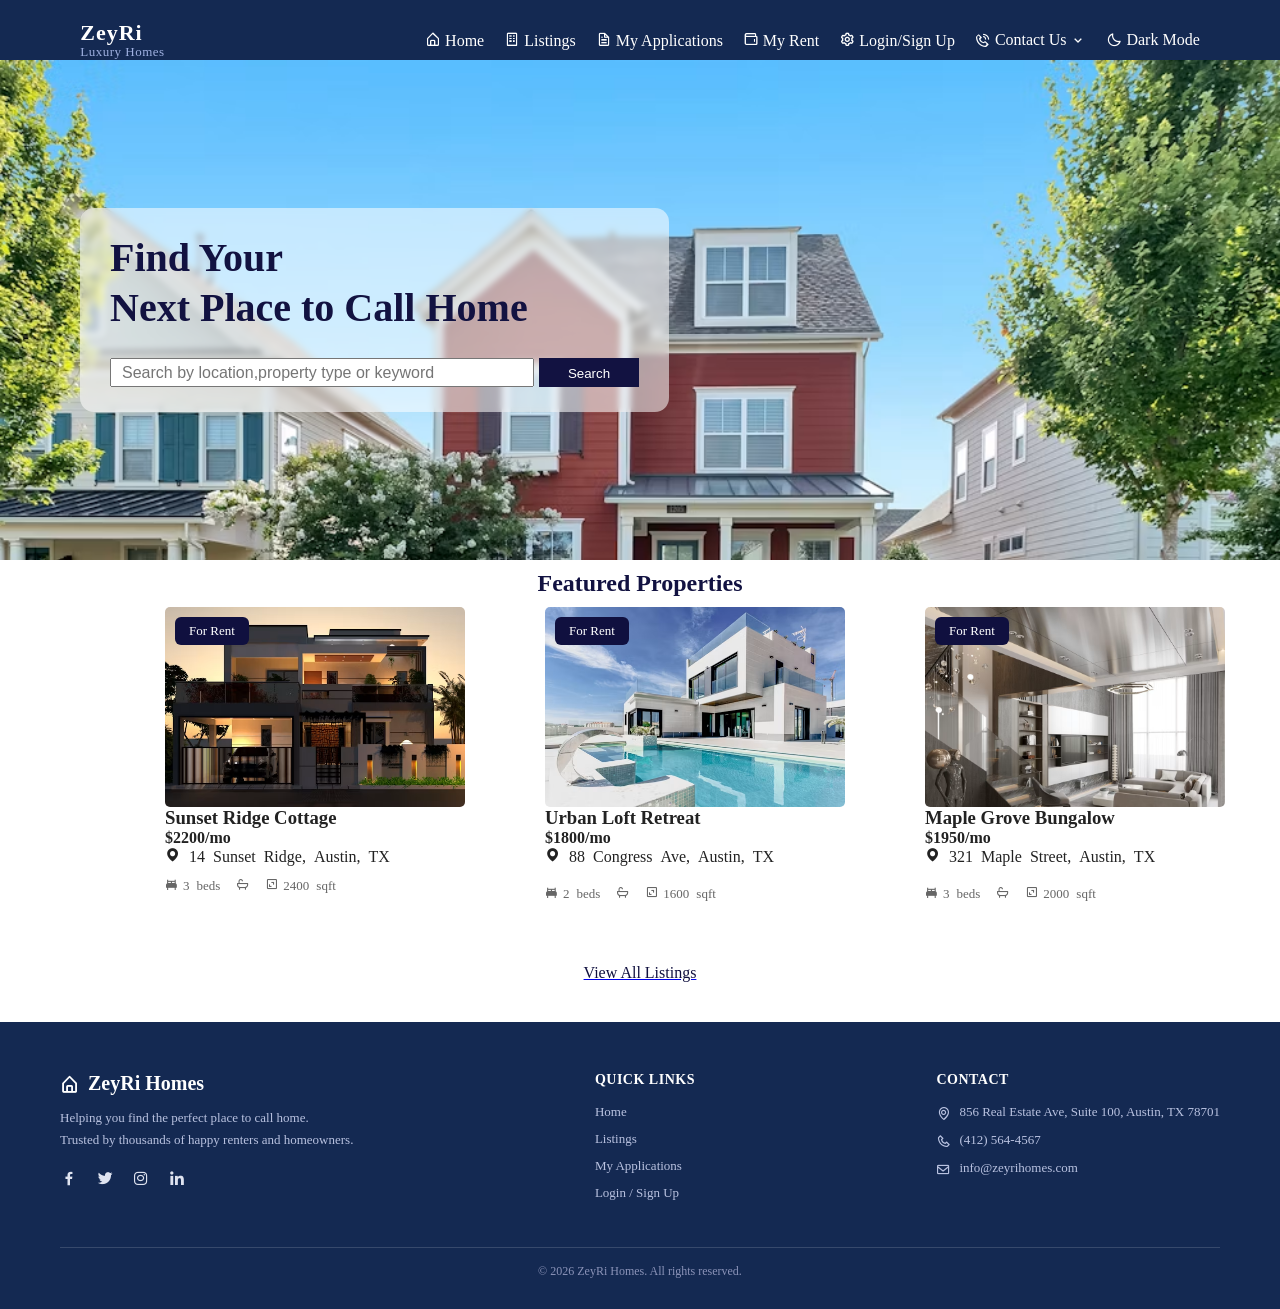
<file: RealEstateSite/index.html>
<!DOCTYPE html>
<html lang="en">
<head>
    <meta charset="UTF-8">
    <meta name="viewport" content="width=device-width, initial-scale=1.0">
    <title>Document</title>
    <link rel="stylesheet" href="RealEstPrjt.css">
    <link href='https://unpkg.com/boxicons@2.1.4/css/boxicons.min.css' rel='stylesheet'> 
    
</head>
<body>

 <nav>
     <div class="nav-top">
       <div class="logo">
          <span class="logo-main">ZeyRi</span> <span class="logo-sub">Luxury Homes</span>
       </div>
       <div class="nav-toggle" id="navToggle"><i class='bx bx-menu'></i></div>
     </div>

     
    <ul id="navMenu">
       <li>
         <a href="index.html">
             <i class="bx bx-home-alt"></i>
             <span class="nav-item">Home</span>
         </a>
       </li> 
       <li>
         <a href="property.html">
             <i class="bx bx-building"></i>
             <span class="nav-item">Listings</span>
         </a>
       </li> 
       <li>
         <a href="myapplications.html">
             <i class="bx bx-file"></i>
             <span class="nav-item">My Applications</span>
         </a>
       </li> 
       <li>
         <a href="myrent.html">
             <i class="bx bx-wallet"></i>
             <span class="nav-item">My Rent</span>
         </a>
       </li> 
       <li>
         <a href="Login.html">
             <i class="bx bx-cog"></i>
             <span class="nav-item">Login/Sign Up</span>
         </a>
       </li> 
       <li class="dropdown">
         <a href="#" class="dropdown-toggle">
             <i class="bx bx-phone-call"></i>
             <span class="nav-item">Contact Us</span>
             <i class="bx bx-chevron-down dropdown-arrow"></i>
         </a>
         <ul class="dropdown-menu">
           <li><a href="https://wa.me/1XXXXXXXXXX" target="_blank"><i class="bx bxl-whatsapp"></i> WhatsApp</a></li>
           <li><a href="https://twitter.com/yourhandle" target="_blank"><i class="bx bxl-twitter"></i> Twitter</a></li>
           <li><a href="https://instagram.com/yourhandle" target="_blank"><i class="bx bxl-instagram"></i> Instagram</a></li>
         </ul>
       </li> 
       <li>
         <a href="#" id="themeToggle">
             <i class='bx bx-moon' id="themeIcon"></i>
             <span class="nav-item">Dark Mode</span>
         </a>
       </li>
    </ul>
</nav>

<div class="hero-section">
  <div class="hero-text">
  <h1>
    Find Your <br>
     Next Place to Call Home
  </h1>
  <div class="search-bar">
<input type="text" id="heroSearchInput" placeholder="Search by location,property type or keyword">
<button id="heroSearchBtn">Search</button>
       </div>
     </div>
</div>

<h2>Featured Properties</h2>

    <div class="feature-div">

      <div data-beds="3" data-title="Sunset Ridge Cottage" data-location="14 sunset ridge, austin, tx">
          <div class="first-img">
            <p class="forsale-A">For Rent</p>
          </div>
      <div>
                <h3>Sunset Ridge Cottage</h3>
                <h4>$2200/mo</h4>
                <i class="bx bxs-map">
                14 Sunset Ridge, Austin, TX
                </i>
      </div>
             <div class="icon-A">
                <i class="bx bxs-bed">3 beds</i>
                <i class="bx bx-bath"></i>
                <i class="bx bx-area">2400 sqft</i>
             </div>
      </div>
      <div data-beds="2" data-title="Urban Loft Retreat" data-location="88 congress ave, austin, tx">
        <div class="img2">
          <p class="forsale-B">For Rent</p></div>
          <h3>Urban Loft Retreat</h3>
            <div>
                <h4>$1800/mo</h4>
                <i class="bx bxs-map">
                88 Congress Ave, Austin, TX
                </i>
          </div>
          <div class="icon-B">
                <i class="bx bxs-bed">2 beds</i>
                <i class="bx bx-bath"></i>
                <i class="bx bx-area">1600 sqft</i>
             </div>
          <div>
          </div>
      </div>
      <div data-beds="3" data-title="Maple Grove Bungalow" data-location="321 maple street, austin, tx">
        <div class="img3">
          <p class="forsale-C">For Rent</p></div>
          <div>
               <h3>Maple Grove Bungalow</h3>
                <h4>$1950/mo</h4>
                <i class="bx bxs-map">
                321 Maple Street, Austin, TX
                </i>
          </div>
          <div class="icon-C">
                <i class="bx bxs-bed">3 beds</i>
                <i class="bx bx-bath"></i>
                <i class="bx bx-area">2000 sqft</i>
            </div>
      </div>
    </div>
    <a href="property.html">
      <p class="Listing-btn">
        View All Listings
      </p>  
    </a>
    
<footer class="site-footer">
  <div class="footer-top">
    <div class="footer-brand">
      <h3 class="footer-logo"><i class='bx bx-home-alt'></i> ZeyRi Homes</h3>
      <p>Helping you find the perfect place to call home. <br>Trusted by thousands of happy renters and homeowners.</p>
      <div class="footer-socials">
        <i class="bx bxl-facebook"></i>
        <i class="bx bxl-twitter"></i>
        <i class="bx bxl-instagram"></i>
        <i class="bx bxl-linkedin"></i>
      </div>
    </div>
    <div class="footer-col">
      <h4>Quick Links</h4>
      <a href="index.html">Home</a>
      <a href="property.html">Listings</a>
      <a href="myapplications.html">My Applications</a>
      <a href="Login.html">Login / Sign Up</a>
    </div>
    <div class="footer-col">
      <h4>Contact</h4>
      <p><i class='bx bx-map'></i> 856 Real Estate Ave, Suite 100, Austin, TX 78701</p>
      <p><i class='bx bx-phone'></i> (412) 564-4567</p>
      <p><i class='bx bx-envelope'></i> info@zeyrihomes.com</p>
    </div>
  </div>
  <hr class="footer-divider">
  <p class="footer-bottom">&copy; 2026 ZeyRi Homes. All rights reserved.</p>
</footer>

</body>
<script src="RealEstPrjt.js"></script>
</html>
</file>
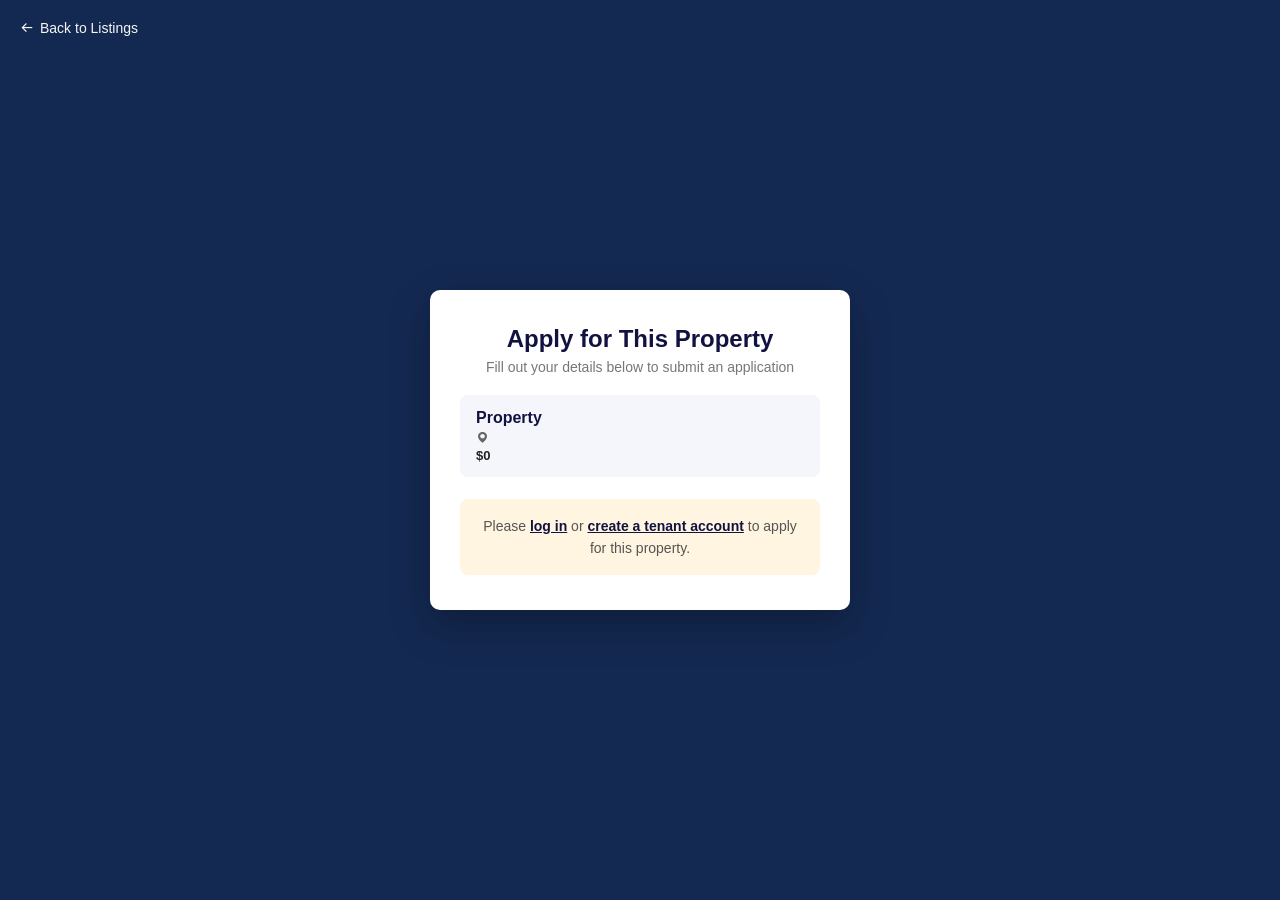
<file: RealEstateSite/application.html>
<!DOCTYPE html>
<html lang="en">
<head>
<meta charset="UTF-8">
<meta name="viewport" content="width=device-width, initial-scale=1.0">
<title>Apply - ZeyRi Homes</title>
<link href='https://unpkg.com/boxicons@2.1.4/css/boxicons.min.css' rel='stylesheet'>
<style>
  *{ margin:0; padding:0; box-sizing:border-box; font-family:'Segoe UI', Arial, sans-serif; }
  body{
    min-height:100vh;
    display:flex;
    align-items:center;
    justify-content:center;
    background: hsl(220, 60%, 20%);
    padding: 30px 0;
  }
  .back-link{
    position:absolute;
    top:20px;
    left:20px;
    color:whitesmoke;
    text-decoration:none;
    font-size:14px;
    display:flex;
    align-items:center;
    gap:6px;
    transition: opacity 0.2s ease;
  }
  .back-link:hover{ opacity:0.7; }

  .auth-box{
    background:#fff;
    width:420px;
    max-width:90%;
    padding:35px 30px;
    border-radius:10px;
    box-shadow:0 15px 40px rgba(0,0,0,0.3);
    opacity:0;
    transform:translateY(20px);
    animation: fadeUp 0.5s ease forwards;
  }
  @keyframes fadeUp{
    from{ opacity:0; transform:translateY(20px); }
    to{ opacity:1; transform:translateY(0); }
  }
  .auth-box h2{
    text-align:center;
    color: rgb(18,18,65);
    margin-bottom:6px;
  }
  .auth-box p.subtitle{
    text-align:center;
    color:#777;
    font-size:14px;
    margin-bottom:20px;
  }

  .property-summary{
    background:#f4f6fb;
    border-radius:8px;
    padding:14px 16px;
    margin-bottom:22px;
  }
  .property-summary h3{ color: rgb(18,18,65); font-size:16px; margin-bottom:4px; }
  .property-summary p{ font-size:13px; color:#666; }
  .property-summary .price{ font-weight:bold; color:#222; margin-top:2px; }

  .input-group{
    position:relative;
    margin-bottom:16px;
  }
  .input-group i{
    position:absolute;
    left:14px;
    top:14px;
    color:#999;
    font-size:18px;
  }
  .input-group input, .input-group textarea{
    width:100%;
    padding:12px 12px 12px 42px;
    border:1px solid #ddd;
    border-radius:8px;
    font-size:14px;
    outline:none;
    font-family: inherit;
    transition: border-color 0.2s ease, box-shadow 0.2s ease;
  }
  .input-group textarea{ resize: vertical; min-height:80px; }
  .input-group input:focus, .input-group textarea:focus{
    border-color: rgb(18,18,65);
    box-shadow: 0 0 0 3px rgba(18,18,65,0.12);
  }

  .success-msg{
    display:none;
    text-align:center;
    color: #1e8449;
    background:#e3f7e9;
    padding:10px;
    border-radius:8px;
    margin-bottom:16px;
    font-size:14px;
  }
  .notice-msg{
    text-align:center;
    color:#555;
    background:#fff5e0;
    padding:16px;
    border-radius:8px;
    font-size:14px;
    line-height:1.6;
  }
  .notice-msg a{ color: rgb(18,18,65); font-weight:bold; }

  button.submit-btn{
    width:100%;
    padding:12px;
    background: rgb(18,18,65);
    color:#fff;
    border:none;
    border-radius:8px;
    font-size:15px;
    cursor:pointer;
    transition: background-color 0.25s ease, transform 0.15s ease;
  }
  button.submit-btn:hover{ background: rgb(30,30,100); transform: scale(1.02); }
  button.submit-btn:active{ transform: scale(0.98); }

  /* ===== Mobile Responsiveness ===== */
  @media (max-width: 480px){
    .auth-box{ padding: 25px 20px; }
    .back-link{ top: 12px; left: 12px; font-size: 12px; }
  }
</style>
</head>
<body>

<a href="property.html" class="back-link"><i class='bx bx-arrow-back'></i> Back to Listings</a>

<div class="auth-box">
  <h2>Apply for This Property</h2>
  <p class="subtitle">Fill out your details below to submit an application</p>

  <div class="property-summary">
    <h3 id="summaryTitle">Property</h3>
    <p id="summaryLocation"><i class='bx bxs-map'></i> Location</p>
    <p class="price" id="summaryPrice">$0</p>
  </div>

  <!-- Shown only if a landlord is logged in -->
  <div class="notice-msg" id="landlordNotice" style="display:none;">
    Landlord accounts can't submit rental applications. Please log in with a tenant account, or <a href="index.html">return to the homepage</a>.
  </div>

  <!-- Shown only if nobody is logged in -->
  <div class="notice-msg" id="loginNotice" style="display:none;">
    Please <a href="Login.html">log in</a> or <a href="Signup.html">create a tenant account</a> to apply for this property.
  </div>

  <!-- Shown if this tenant already applied to this property -->
  <div class="notice-msg" id="existingNotice" style="display:none;"></div>

  <p class="success-msg" id="successMsg">✅ Application submitted! The landlord will review it soon.</p>

  <form id="applicationForm">
    <div class="input-group">
      <i class='bx bx-user'></i>
      <input type="text" id="applicantName" placeholder="Full Name" required>
    </div>
    <div class="input-group">
      <i class='bx bx-envelope'></i>
      <input type="email" id="applicantEmail" placeholder="Email Address" required>
    </div>
    <div class="input-group">
      <i class='bx bx-phone'></i>
      <input type="tel" id="applicantPhone" placeholder="Mobile Number" required>
    </div>
    <div class="input-group">
      <i class='bx bx-calendar'></i>
      <input type="date" id="moveInDate" required>
    </div>
    <div class="input-group">
      <i class='bx bx-message-detail'></i>
      <textarea id="applicantMessage" placeholder="Anything you'd like the landlord to know? (optional)"></textarea>
    </div>

    <button type="submit" class="submit-btn">Submit Application</button>
  </form>
</div>

<script>
// --- Read property details from the URL ---
const params = new URLSearchParams(window.location.search);
const propertyId = params.get('id') || 'unknown';
const propertyTitle = params.get('title') || 'Property';
const propertyPrice = params.get('price') || '0';
const propertyLocation = params.get('location') || '';

document.getElementById('summaryTitle').textContent = propertyTitle;
document.getElementById('summaryLocation').innerHTML = `<i class='bx bxs-map'></i> ${propertyLocation}`;
document.getElementById('summaryPrice').textContent = '$' + Number(propertyPrice).toLocaleString();

// --- Auth check ---
const currentUser = JSON.parse(localStorage.getItem('zeyriCurrentUser'));
const form = document.getElementById('applicationForm');
const rentedProperties = JSON.parse(localStorage.getItem('zeyriRentedProperties')) || [];

if (!currentUser) {
  document.getElementById('loginNotice').style.display = 'block';
  form.style.display = 'none';
} else if (currentUser.role === 'landlord') {
  document.getElementById('landlordNotice').style.display = 'block';
  form.style.display = 'none';
} else if (rentedProperties.includes(propertyId)) {
  const notice = document.getElementById('existingNotice');
  notice.style.display = 'block';
  notice.innerHTML = `This property is <strong>no longer available</strong> — it's already been rented. <a href="property.html">Browse other listings</a> instead.`;
  form.style.display = 'none';
} else {
  // Check if this tenant already applied to this specific property
  const applications = JSON.parse(localStorage.getItem('zeyriApplications')) || [];
  const existing = applications.find(a =>
    a.tenantEmail === currentUser.email && a.propertyId === propertyId
  );

  if (existing) {
    const notice = document.getElementById('existingNotice');
    notice.style.display = 'block';
    form.style.display = 'none';

    if (existing.status === 'Pending') {
      notice.innerHTML = `You've already applied for this property. Your application is <strong>under review</strong>. Check <a href="myapplications.html">My Applications</a> for updates.`;
    } else if (existing.status === 'Approved') {
      notice.innerHTML = `Good news — your application for this property was <strong style="color:#1e8449;">approved</strong>! See <a href="myapplications.html">My Applications</a> for details.`;
    } else if (existing.status === 'Rejected') {
      notice.innerHTML = `Your previous application for this property was <strong style="color:#c0392b;">not approved</strong>. See <a href="myapplications.html">My Applications</a> for details.`;
    }
  } else {
    // Pre-fill known tenant info
    document.getElementById('applicantName').value = currentUser.fullName || '';
    document.getElementById('applicantEmail').value = currentUser.email || '';
    document.getElementById('applicantEmail').readOnly = true;
    document.getElementById('applicantEmail').style.backgroundColor = '#f4f4f4';
    document.getElementById('applicantEmail').style.cursor = 'not-allowed';
  }
}

// --- Submit handler ---
form.addEventListener('submit', function(e){
  e.preventDefault();

  const application = {
    id: Date.now(),
    tenantName: document.getElementById('applicantName').value.trim(),
    tenantEmail: currentUser.email.toLowerCase(),
    tenantPhone: document.getElementById('applicantPhone').value.trim(),
    moveInDate: document.getElementById('moveInDate').value,
    message: document.getElementById('applicantMessage').value.trim(),
    propertyId,
    propertyTitle,
    propertyPrice,
    propertyLocation,
    status: 'Pending'
  };

  let applications = JSON.parse(localStorage.getItem('zeyriApplications')) || [];
  applications.push(application);
  localStorage.setItem('zeyriApplications', JSON.stringify(applications));

  form.style.display = 'none';
  document.getElementById('successMsg').style.display = 'block';
});
</script>

</body>
</html>
</file>
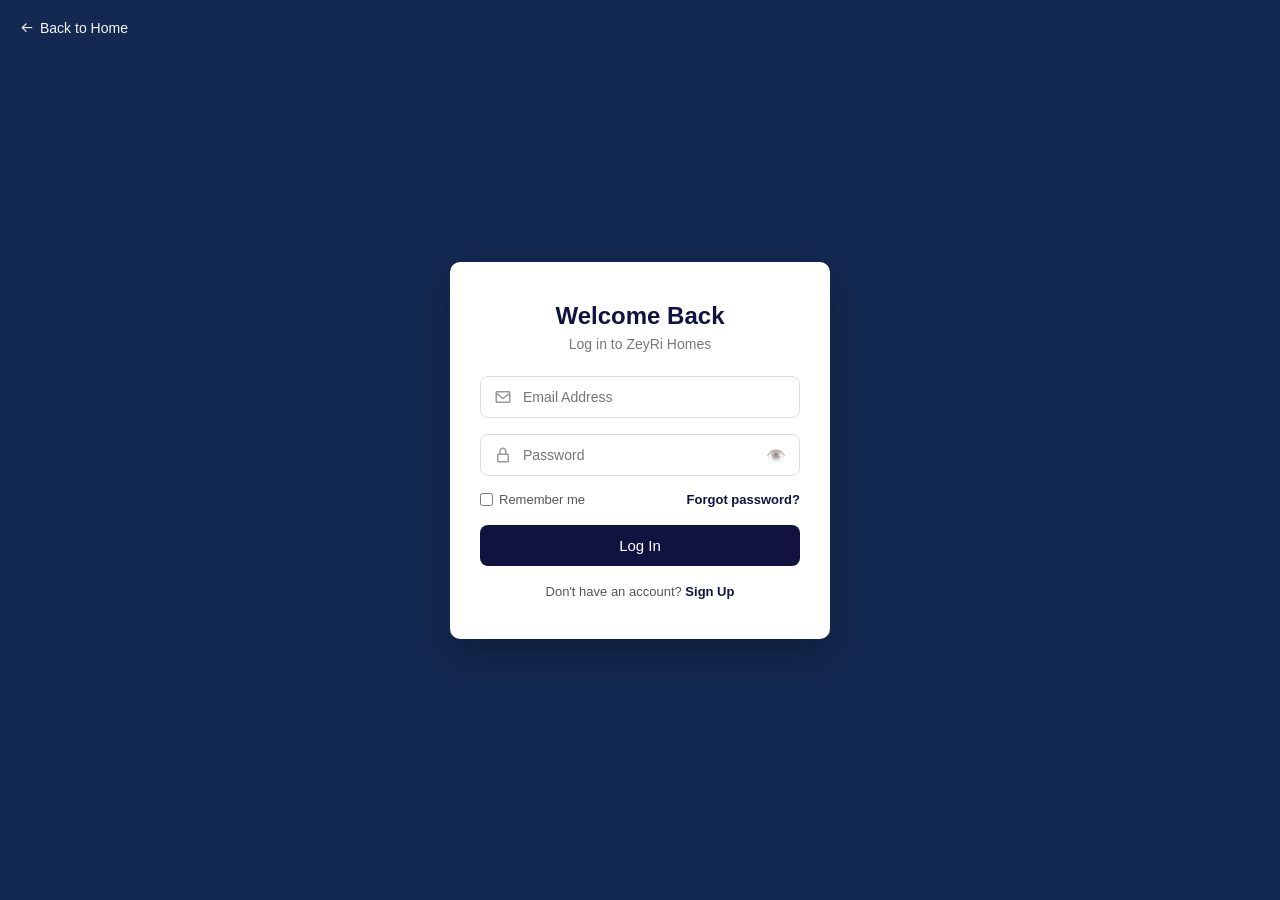
<file: RealEstateSite/Dashboard.html>
<!DOCTYPE html>
<html lang="en">
<head>
<meta charset="UTF-8">
<meta name="viewport" content="width=device-width, initial-scale=1.0">
<title>Landlord Dashboard - ZeyRi Homes</title>
<link href='https://unpkg.com/boxicons@2.1.4/css/boxicons.min.css' rel='stylesheet'>
<style>
  *{ margin:0; padding:0; box-sizing:border-box; font-family:'Segoe UI', Arial, sans-serif; }
  body{ background:#f4f6fb; min-height:100vh; display:flex; }

  /* Sidebar */
  .sidebar{
    width:230px;
    background: hsl(220, 60%, 20%);
    color:whitesmoke;
    min-height:100vh;
    display:flex;
    flex-direction:column;
    padding:20px 0;
    position:fixed;
  }
  .sidebar .logo{
    padding:0 20px 25px 20px;
    font-size:18px;
    border-bottom:1px solid rgba(255,255,255,0.1);
    margin-bottom:15px;
  }
  .sidebar nav a{
    display:flex;
    align-items:center;
    gap:10px;
    padding:12px 20px;
    color:whitesmoke;
    text-decoration:none;
    font-size:14px;
    transition: background-color 0.2s ease, padding-left 0.2s ease;
    cursor:pointer;
  }
  .sidebar nav a:hover, .sidebar nav a.active{
    background: rgb(18,18,65);
    padding-left:26px;
  }
  .sidebar .logout-link{
    margin-top:auto;
    border-top:1px solid rgba(255,255,255,0.1);
  }

  /* Main content */
  .main{
    margin-left:230px;
    padding:30px 40px;
    width:100%;
  }
  .topbar{
    display:flex;
    justify-content:space-between;
    align-items:center;
    margin-bottom:30px;
  }
  .topbar h1{ color: rgb(18,18,65); font-size:22px; }
  .topbar .welcome{ color:#666; font-size:14px; }

  /* Summary cards */
  .summary-grid{
    display:grid;
    grid-template-columns:repeat(4, 1fr);
    gap:20px;
    margin-bottom:35px;
  }
  .summary-card{
    background:#fff;
    border-radius:10px;
    padding:20px;
    box-shadow:0 4px 14px rgba(0,0,0,0.06);
    opacity:0;
    transform:translateY(15px);
    animation: fadeUp 0.5s ease forwards;
  }
  .summary-card i{ font-size:26px; color: rgb(18,18,65); margin-bottom:10px; display:block; }
  .summary-card .num{ font-size:26px; font-weight:bold; color: rgb(18,18,65); }
  .summary-card .label{ font-size:13px; color:#777; margin-top:4px; }

  /* Section toggle */
  .section{ display:none; }
  .section.active{ display:block; }

  .section-header{
    display:flex;
    justify-content:space-between;
    align-items:center;
    margin-bottom:20px;
  }
  .section-header h2{ color: rgb(18,18,65); font-size:19px; }

  .btn-primary{
    background: rgb(18,18,65);
    color:#fff;
    border:none;
    padding:10px 18px;
    border-radius:8px;
    font-size:14px;
    cursor:pointer;
    transition: background-color 0.2s ease, transform 0.15s ease;
  }
  .btn-primary:hover{ background: rgb(30,30,100); transform:scale(1.03); }

  /* Property cards */
  .property-grid{
    display:grid;
    grid-template-columns:repeat(auto-fill, minmax(240px, 1fr));
    gap:20px;
  }
  .property-card{
    background:#fff;
    border-radius:10px;
    overflow:hidden;
    box-shadow:0 4px 14px rgba(0,0,0,0.06);
    transition: transform 0.25s ease, box-shadow 0.25s ease;
    opacity:0;
    transform:translateY(15px);
    animation: fadeUp 0.5s ease forwards;
  }
  .property-card:hover{ transform:translateY(-6px); box-shadow:0 12px 24px rgba(18,18,65,0.15); }
  .property-card .thumb{
    height:130px;
    background: linear-gradient(135deg, rgb(18,18,65), rgb(50,50,120));
    display:flex; align-items:center; justify-content:center;
    color:#fff; font-size:30px;
    position: relative;
  }
  .property-card .body{ padding:15px; }
  .property-card h3{ font-size:15px; color: rgb(18,18,65); margin-bottom:4px; }
  .property-card .price{ font-weight:bold; color:#222; margin-bottom:6px; }
  .property-card .meta{ font-size:12px; color:#777; margin-bottom:10px; }
  .property-card .status-badge{
    display:inline-block;
    font-size:11px;
    padding:3px 10px;
    border-radius:12px;
    margin-bottom:10px;
    background:#e6ebfa;
    color: rgb(18,18,65);
  }
  .property-card .card-actions{ display:flex; gap:8px; }
  .property-card .card-actions button{
    flex:1;
    padding:6px;
    font-size:12px;
    border:none;
    border-radius:6px;
    cursor:pointer;
  }
  .card-actions .delete-btn{ background:#fdeaea; color:#c0392b; }
  .card-actions .delete-btn:hover{ background:#f8d3d3; }

  .empty-state{
    text-align:center;
    color:#888;
    padding:40px 20px;
    background:#fff;
    border-radius:10px;
  }

  /* Modal for add property */
  .overlay{
    display:none;
    position:fixed; top:0; left:0; width:100%; height:100%;
    background:rgba(0,0,0,0.5);
    align-items:center; justify-content:center;
    z-index:999;
  }
  .overlay.active{ display:flex; }
  .modal{
    background:#fff;
    width:400px;
    max-width:90%;
    padding:30px;
    border-radius:12px;
    animation: popIn 0.25s ease;
    max-height: 88vh;
    overflow-y: auto;
  }
  @keyframes popIn{ from{opacity:0; transform:scale(0.9);} to{opacity:1; transform:scale(1);} }
  .modal h2{ color: rgb(18,18,65); margin-bottom:18px; }
  .modal .field{ margin-bottom:14px; }
  .modal label{ font-size:13px; color:#555; display:block; margin-bottom:5px; }
  .modal input, .modal select{
    width:100%; padding:10px; border:1px solid #ddd; border-radius:6px; font-size:14px;
  }
  .modal .field-row{ display:flex; gap:10px; }
  .modal .modal-actions{ display:flex; gap:10px; margin-top:20px; }
  .modal .modal-actions button{ flex:1; padding:10px; border:none; border-radius:8px; cursor:pointer; font-size:14px; }
  .modal .cancel-btn{ background:#eee; color:#333; }
  .modal .save-btn{ background: rgb(18,18,65); color:#fff; }

  /* Tenant table */
  table{ width:100%; border-collapse:collapse; background:#fff; border-radius:10px; overflow:hidden; }
  th, td{ padding:14px; text-align:left; font-size:14px; }
  th{ background: rgb(18,18,65); color:#fff; font-weight:normal; }
  tr:nth-child(even){ background:#f9fafc; }
  .rent-status{ padding:4px 10px; border-radius:12px; font-size:12px; }
  .rent-status.paid{ background:#e3f7e9; color:#1e8449; }
  .rent-status.pending{ background:#fff5e0; color:#b8860b; }
  .rent-status.overdue{ background:#fdeaea; color:#c0392b; }

  @keyframes fadeUp{ from{opacity:0; transform:translateY(15px);} to{opacity:1; transform:translateY(0);} }

  /* Toast notification */
  .toast{
    position: fixed;
    bottom: 30px;
    left: 50%;
    transform: translateX(-50%) translateY(20px);
    background: rgb(18,18,65);
    color: #fff;
    padding: 14px 24px;
    border-radius: 10px;
    font-size: 14px;
    box-shadow: 0 10px 30px rgba(0,0,0,0.25);
    opacity: 0;
    pointer-events: none;
    transition: opacity 0.3s ease, transform 0.3s ease;
    z-index: 2000;
    max-width: 90%;
    text-align: center;
  }
  .toast.show{
    opacity: 1;
    transform: translateX(-50%) translateY(0);
  }

  /* Application cards */
  .application-card{
    background:#fff;
    border-radius:10px;
    padding:18px 20px;
    margin-bottom:14px;
    box-shadow:0 4px 14px rgba(0,0,0,0.06);
    display:flex;
    justify-content:space-between;
    align-items:center;
    gap:20px;
    opacity:0;
    transform:translateY(15px);
    animation: fadeUp 0.5s ease forwards;
  }
  .application-card .info h3{ font-size:15px; color: rgb(18,18,65); margin-bottom:4px; }
  .application-card .info p{ font-size:13px; color:#666; margin-bottom:2px; }
  .application-card .actions{ display:flex; gap:8px; flex-shrink:0; }
  .application-card .actions button{
    padding:8px 16px;
    border:none;
    border-radius:6px;
    font-size:13px;
    cursor:pointer;
    transition: transform 0.15s ease;
  }
  .application-card .actions button:hover{ transform: scale(1.05); }
  .approve-btn{ background:#e3f7e9; color:#1e8449; }
  .reject-btn{ background:#fdeaea; color:#c0392b; }
  .status-tag{
    font-size:12px;
    padding:4px 12px;
    border-radius:12px;
    font-weight:bold;
  }
  .status-tag.approved{ background:#e3f7e9; color:#1e8449; }
  .status-tag.rejected{ background:#fdeaea; color:#c0392b; }

  /* ===== Mobile Responsiveness ===== */
  .dash-toggle{
    display: none;
    cursor: pointer;
    font-size: 26px;
    color: rgb(18,18,65);
    margin-right: 15px;
  }
  .topbar-left{
    display: flex;
    align-items: center;
  }
  .sidebar-backdrop{
    display: none;
    position: fixed;
    top: 0; left: 0;
    width: 100%; height: 100%;
    background: rgba(0,0,0,0.45);
    z-index: 1400;
  }
  .sidebar-backdrop.show{ display: block; }

  @media (max-width: 900px){
    .sidebar{
      width: 230px;
      transform: translateX(-100%);
      transition: transform 0.3s ease;
      z-index: 1500;
    }
    .sidebar.show{
      transform: translateX(0);
    }
    .sidebar .logo{ display: block; }
    .sidebar nav a span{ display: inline; }
    .sidebar nav a{ justify-content: flex-start; padding: 12px 20px; }
    .main{ margin-left: 0; padding: 20px; }
    .dash-toggle{ display: block; }
    .summary-grid{ grid-template-columns: repeat(2, 1fr); }
    .property-grid{ grid-template-columns: repeat(auto-fill, minmax(160px, 1fr)); }
  }

  @media (max-width: 480px){
    .summary-grid{ grid-template-columns: 1fr; }
    .property-grid{ grid-template-columns: 1fr; }
    .main{ padding: 15px; }
    .topbar{ flex-direction: row; align-items: center; gap: 8px; }
    table{ display: block; overflow-x: auto; white-space: nowrap; }
    .application-card{ flex-direction: column; align-items: flex-start; gap: 12px; }
    .application-card .actions{ width: 100%; }
    .application-card .actions button{ flex: 1; }
    .modal{ width: 100%; padding: 20px; }
    .modal .field-row{ flex-direction: column; gap: 0; }
  }
</style>
</head>
<body>

<div class="sidebar-backdrop" id="sidebarBackdrop"></div>

<div class="sidebar" id="sidebar">
  <div class="logo">ZeyRi Homes<br><span style="font-size:12px; opacity:0.7;">Landlord Panel</span></div>
  <nav>
    <a data-target="overview" class="active"><i class='bx bx-grid-alt'></i> <span>Overview</span></a>
    <a data-target="properties"><i class='bx bx-building'></i> <span>My Properties</span></a>
    <a data-target="applications"><i class='bx bx-file'></i> <span>Applications</span></a>
    <a data-target="tenants"><i class='bx bx-group'></i> <span>Tenants</span></a>
    <a href="index.html"><i class='bx bx-home-alt'></i> <span>Back to Site</span></a>
    <div class="logout-link">
      <a id="logoutBtn"><i class='bx bx-log-out'></i> <span>Log Out</span></a>
    </div>
  </nav>
</div>

<div class="main">
  <div class="topbar">
    <div class="topbar-left">
      <div class="dash-toggle" id="dashToggle"><i class='bx bx-menu'></i></div>
      <div>
        <h1>Dashboard</h1>
        <p class="welcome" id="welcomeMsg">Welcome back!</p>
      </div>
    </div>
  </div>

  <div class="summary-grid">
    <div class="summary-card"><i class='bx bx-building-house'></i><div class="num" id="statProperties">0</div><div class="label">Properties Listed</div></div>
    <div class="summary-card"><i class='bx bx-group'></i><div class="num" id="statTenants">0</div><div class="label">Active Tenants</div></div>
    <div class="summary-card"><i class='bx bx-dollar-circle'></i><div class="num">$0</div><div class="label">Rent Collected (placeholder)</div></div>
    <div class="summary-card"><i class='bx bx-file'></i><div class="num" id="statApplications">0</div><div class="label">Pending Applications</div></div>
  </div>

  <!-- Overview -->
  <div class="section active" id="overview">
    <div class="section-header"><h2>Recent Properties</h2></div>
    <div class="property-grid" id="overviewPropertyGrid"></div>
  </div>

  <!-- Properties -->
  <div class="section" id="properties">
    <div class="section-header">
      <h2>My Properties</h2>
      <button class="btn-primary" id="addPropertyBtn"><i class='bx bx-plus'></i> Add Property</button>
    </div>
    <div class="property-grid" id="propertyGrid"></div>
  </div>

  <!-- Applications -->
  <div class="section" id="applications">
    <div class="section-header"><h2>Tenant Applications</h2></div>
    <div id="applicationListWrap"></div>
  </div>

  <!-- Tenants -->
  <div class="section" id="tenants">
    <div class="section-header"><h2>Tenants</h2></div>
    <div id="tenantTableWrap"></div>
  </div>
</div>

<!-- Add Property Modal -->
<div class="overlay" id="propertyOverlay">
  <div class="modal">
    <h2>Add Property</h2>
    <form id="propertyForm">
      <div class="field">
        <label>Title</label>
        <input type="text" id="pTitle" required placeholder="e.g. Modern Family House">
      </div>
      <div class="field-row">
        <div class="field" style="flex:1;">
          <label>Price ($)</label>
          <input type="number" id="pPrice" required placeholder="750000">
        </div>
        <div class="field" style="flex:1;">
          <label>Status</label>
          <select id="pStatus">
            <option>For Sale</option>
            <option>For Rent</option>
          </select>
        </div>
      </div>
      <div class="field">
        <label>Location</label>
        <input type="text" id="pLocation" required placeholder="Austin, TX">
      </div>
      <div class="field-row">
        <div class="field" style="flex:1;">
          <label>Beds</label>
          <input type="number" id="pBeds" required placeholder="4">
        </div>
        <div class="field" style="flex:1;">
          <label>Baths</label>
          <input type="number" id="pBaths" required placeholder="2">
        </div>
        <div class="field" style="flex:1;">
          <label>Sqft</label>
          <input type="number" id="pSqft" required placeholder="2400">
        </div>
      </div>
      <div class="field">
        <label>Property Photos (1–20 photos — include interior and exterior shots)</label>
        <input type="file" id="pImage" accept="image/*" multiple>
        <div id="pImageCount" style="font-size:12px; margin-top:6px;"></div>
        <div id="pImagePreviewGrid" style="display:flex; flex-wrap:wrap; gap:6px; margin-top:10px;"></div>
      </div>
      <div class="modal-actions">
        <button type="button" class="cancel-btn" id="cancelPropertyBtn">Cancel</button>
        <button type="submit" class="save-btn">List Property</button>
      </div>
    </form>
  </div>
</div>

<!-- Toast notification -->
<div class="toast" id="toast"></div>

<script>
// --- Toast helper ---
function showToast(message){
  const toast = document.getElementById('toast');
  toast.textContent = message;
  toast.classList.add('show');
  setTimeout(() => {
    toast.classList.remove('show');
  }, 3200);
}

// --- Auth guard ---
const currentUser = JSON.parse(localStorage.getItem('zeyriCurrentUser'));
if (!currentUser) {
  window.location.href = 'Login.html';
}
document.getElementById('welcomeMsg').textContent = currentUser ? `Welcome back, ${currentUser.fullName}!` : '';

document.getElementById('logoutBtn').addEventListener('click', function(){
  localStorage.removeItem('zeyriCurrentUser');
  window.location.href = 'index.html';
});

// --- Section navigation ---
document.querySelectorAll('.sidebar nav a[data-target]').forEach(link => {
  link.addEventListener('click', function(){
    document.querySelectorAll('.sidebar nav a[data-target]').forEach(l => l.classList.remove('active'));
    this.classList.add('active');
    document.querySelectorAll('.section').forEach(s => s.classList.remove('active'));
    document.getElementById(this.dataset.target).classList.add('active');
    closeSidebar();
  });
});

// --- Mobile hamburger sidebar toggle ---
const sidebar = document.getElementById('sidebar');
const sidebarBackdrop = document.getElementById('sidebarBackdrop');
const dashToggle = document.getElementById('dashToggle');

function openSidebar(){
  sidebar.classList.add('show');
  sidebarBackdrop.classList.add('show');
}
function closeSidebar(){
  sidebar.classList.remove('show');
  sidebarBackdrop.classList.remove('show');
}
dashToggle.addEventListener('click', openSidebar);
sidebarBackdrop.addEventListener('click', closeSidebar);

// --- Property data ---
function getProperties(){
  return JSON.parse(localStorage.getItem('zeyriProperties')) || [];
}
function saveProperties(props){
  localStorage.setItem('zeyriProperties', JSON.stringify(props));
}

function renderProperties(){
  const props = getProperties();
  const grid = document.getElementById('propertyGrid');
  const overviewGrid = document.getElementById('overviewPropertyGrid');
  document.getElementById('statProperties').textContent = props.length;

  if (props.length === 0) {
    grid.innerHTML = '<div class="empty-state">No properties yet. Click "Add Property" to list your first one.</div>';
    overviewGrid.innerHTML = '<div class="empty-state">No properties yet.</div>';
    return;
  }

  const cardHTML = (p, i) => {
    const coverImage = (p.images && p.images.length > 0) ? p.images[0] : p.imageData;
    const photoCount = p.images ? p.images.length : (p.imageData ? 1 : 0);
    return `
    <div class="property-card" style="animation-delay:${i * 0.05}s">
      <div class="thumb" ${coverImage ? `style="background-image:url('${coverImage}'); background-size:cover; background-position:center;"` : ''}>
        ${!coverImage ? `<i class='bx bx-building-house'></i>` : ''}
        ${photoCount > 1 ? `<span style="position:absolute; top:8px; right:8px; background:rgba(0,0,0,0.55); color:#fff; font-size:11px; padding:3px 8px; border-radius:10px;">${photoCount} photos</span>` : ''}
      </div>
      <div class="body">
        <span class="status-badge">${p.status}</span>
        <h3>${p.title}</h3>
        <div class="price">$${Number(p.price).toLocaleString()}</div>
        <div class="meta"><i class='bx bxs-map'></i> ${p.location} &middot; ${p.beds} bd &middot; ${p.baths} ba &middot; ${p.sqft} sqft</div>
        <div class="card-actions">
          <button class="delete-btn" onclick="deleteProperty(${p.id})">Delete</button>
        </div>
      </div>
    </div>`;
  };

  grid.innerHTML = props.map(cardHTML).join('');
  overviewGrid.innerHTML = props.slice(-3).reverse().map(cardHTML).join('');
}

function deleteProperty(id){
  const props = getProperties().filter(p => p.id !== id);
  saveProperties(props);
  renderProperties();
}

document.getElementById('addPropertyBtn').addEventListener('click', () => {
  document.getElementById('propertyOverlay').classList.add('active');
});
document.getElementById('cancelPropertyBtn').addEventListener('click', () => {
  document.getElementById('propertyOverlay').classList.remove('active');
  document.getElementById('propertyForm').reset();
  selectedPropertyImages = [];
  document.getElementById('pImagePreviewGrid').innerHTML = '';
  document.getElementById('pImageCount').textContent = '';
});
document.getElementById('propertyOverlay').addEventListener('click', function(e){
  if (e.target === this) this.classList.remove('active');
});

// Compress an uploaded image before storing it, so it doesn't blow past localStorage's limit.
// Resizes to a max width and re-encodes as JPEG at reduced quality. Returns a Promise.
function compressImageAsync(file, maxWidth, quality){
  return new Promise((resolve) => {
    const reader = new FileReader();
    reader.onload = function(e){
      const img = new Image();
      img.onload = function(){
        let width = img.width;
        let height = img.height;
        if (width > maxWidth) {
          height = Math.round(height * (maxWidth / width));
          width = maxWidth;
        }
        const canvas = document.createElement('canvas');
        canvas.width = width;
        canvas.height = height;
        canvas.getContext('2d').drawImage(img, 0, 0, width, height);
        resolve(canvas.toDataURL('image/jpeg', quality));
      };
      img.src = e.target.result;
    };
    reader.readAsDataURL(file);
  });
}

const MIN_PROPERTY_IMAGES = 1;
const MAX_PROPERTY_IMAGES = 20;
let selectedPropertyImages = []; // accumulates across multiple "Choose Files" picks

function renderImageCountLabel(){
  const countLabel = document.getElementById('pImageCount');
  const count = selectedPropertyImages.length;
  if (count === 0) {
    countLabel.textContent = '';
  } else if (count > MAX_PROPERTY_IMAGES) {
    countLabel.textContent = `${count} selected — max is ${MAX_PROPERTY_IMAGES}. Remove some below.`;
    countLabel.style.color = '#c0392b';
  } else {
    countLabel.textContent = `${count} photo${count === 1 ? '' : 's'} selected ✓`;
    countLabel.style.color = '#1e8449';
  }
}

function renderImagePreviewGrid(){
  const grid = document.getElementById('pImagePreviewGrid');
  grid.innerHTML = selectedPropertyImages.map((src, i) => `
    <div style="position:relative;">
      <img src="${src}" style="width:60px; height:60px; object-fit:cover; border-radius:6px; display:block;">
      <span onclick="removePropertyImage(${i})" style="position:absolute; top:-6px; right:-6px; background:#c0392b; color:#fff; width:18px; height:18px; border-radius:50%; font-size:12px; line-height:18px; text-align:center; cursor:pointer;">&times;</span>
    </div>
  `).join('');
}

function removePropertyImage(index){
  selectedPropertyImages.splice(index, 1);
  renderImageCountLabel();
  renderImagePreviewGrid();
}

// Each time photos are chosen, ADD them to the running list instead of replacing it
document.getElementById('pImage').addEventListener('change', async function(){
  const newFiles = Array.from(this.files);
  if (newFiles.length === 0) return;

  const room = MAX_PROPERTY_IMAGES - selectedPropertyImages.length;
  const filesToAdd = newFiles.slice(0, Math.max(room, 0));

  const newCompressed = await Promise.all(filesToAdd.map(f => compressImageAsync(f, 500, 0.6)));
  selectedPropertyImages.push(...newCompressed);

  if (newFiles.length > filesToAdd.length) {
    showToast(`⚠️ Only added ${filesToAdd.length} — you're capped at ${MAX_PROPERTY_IMAGES} total photos.`);
  }

  this.value = ''; // reset so choosing the same file(s) again still triggers change
  renderImageCountLabel();
  renderImagePreviewGrid();
});

document.getElementById('propertyForm').addEventListener('submit', async function(e){
  e.preventDefault();

  if (selectedPropertyImages.length < MIN_PROPERTY_IMAGES) {
    showToast(`⚠️ Please upload at least ${MIN_PROPERTY_IMAGES} photo before listing.`);
    return;
  }

  // Re-compress at higher quality for actual storage (previews above are smaller/lower quality for speed)
  const props = getProperties();
  props.push({
    id: Date.now(),
    title: document.getElementById('pTitle').value.trim(),
    price: document.getElementById('pPrice').value,
    status: document.getElementById('pStatus').value,
    location: document.getElementById('pLocation').value.trim(),
    beds: document.getElementById('pBeds').value,
    baths: document.getElementById('pBaths').value,
    sqft: document.getElementById('pSqft').value,
    images: selectedPropertyImages,
    imageData: selectedPropertyImages[0] || null
  });

  try {
    saveProperties(props);
  } catch (err) {
    showToast('⚠️ Storage limit reached. Try fewer/smaller photos, or delete an old property first.');
    return; // keep the modal open so they can retry instead of losing their input
  }

  renderProperties();
  document.getElementById('propertyForm').reset();
  selectedPropertyImages = [];
  document.getElementById('pImagePreviewGrid').innerHTML = '';
  document.getElementById('pImageCount').textContent = '';
  document.getElementById('propertyOverlay').classList.remove('active');

  // Switch to My Properties tab so the landlord sees it appear right away
  document.querySelectorAll('.sidebar nav a[data-target]').forEach(l => l.classList.remove('active'));
  document.querySelector('.sidebar nav a[data-target="properties"]').classList.add('active');
  document.querySelectorAll('.section').forEach(s => s.classList.remove('active'));
  document.getElementById('properties').classList.add('active');

  showToast('🎉 Property listed successfully! It\'s now live on your public listings page.');
});

// --- Tenant data (populated when applications get approved) ---
function getTenants(){
  return JSON.parse(localStorage.getItem('zeyriTenants')) || [];
}
function saveTenants(tenants){
  localStorage.setItem('zeyriTenants', JSON.stringify(tenants));
}

// --- Application data ---
function getApplications(){
  return JSON.parse(localStorage.getItem('zeyriApplications')) || [];
}
function saveApplications(apps){
  localStorage.setItem('zeyriApplications', JSON.stringify(apps));
}

function renderApplications(){
  const apps = getApplications();
  const wrap = document.getElementById('applicationListWrap');
  const pendingCount = apps.filter(a => a.status === 'Pending').length;
  document.getElementById('statApplications').textContent = pendingCount;

  if (apps.length === 0) {
    wrap.innerHTML = '<div class="empty-state">No applications yet. They\'ll show up here once a tenant applies to one of your properties.</div>';
    return;
  }

  wrap.innerHTML = apps.map((a, i) => `
    <div class="application-card" style="animation-delay:${i * 0.05}s">
      <div class="info">
        <h3>${a.tenantName} <span style="font-weight:normal; color:#999; font-size:12px;">applied for</span> ${a.propertyTitle}</h3>
        <p><i class='bx bx-envelope'></i> ${a.tenantEmail} &middot; <i class='bx bx-phone'></i> ${a.tenantPhone}</p>
        <p><i class='bx bx-calendar'></i> Move-in: ${a.moveInDate || 'Not specified'}</p>
        ${a.message ? `<p><i class='bx bx-message-detail'></i> "${a.message}"</p>` : ''}
      </div>
      ${a.status === 'Pending' ? `
        <div class="actions">
          <button class="approve-btn" onclick="approveApplication(${a.id})">Approve</button>
          <button class="reject-btn" onclick="rejectApplication(${a.id})">Reject</button>
        </div>
      ` : `<span class="status-tag ${a.status.toLowerCase()}">${a.status}</span>`}
    </div>`).join('');
}

function approveApplication(id){
  const apps = getApplications();
  const app = apps.find(a => a.id === id);
  if (!app) return;
  app.status = 'Approved';
  saveApplications(apps);

  // Add them as an active tenant, linked by email so they can view their own rent status
  const nextDue = new Date();
  nextDue.setDate(nextDue.getDate() + 30);

  const tenants = getTenants();
  tenants.push({
    id: Date.now(),
    name: app.tenantName,
    email: app.tenantEmail,
    propertyId: app.propertyId,
    propertyTitle: app.propertyTitle,
    rentAmount: app.propertyPrice || 0,
    status: 'Pending',
    dueDate: nextDue.toISOString().split('T')[0],
    history: []
  });
  saveTenants(tenants);

  renderApplications();
  renderTenants();
}

function rejectApplication(id){
  const apps = getApplications();
  const app = apps.find(a => a.id === id);
  if (!app) return;
  app.status = 'Rejected';
  saveApplications(apps);
  renderApplications();
}

function daysUntil(dueDateStr){
  if (!dueDateStr) return null;
  const due = new Date(dueDateStr);
  const today = new Date();
  due.setHours(0,0,0,0);
  today.setHours(0,0,0,0);
  return Math.round((due - today) / (1000 * 60 * 60 * 24));
}

function dueLabel(tenant){
  if (!tenant.dueDate) return '<span style="color:#999;">No due date set</span>';
  const days = daysUntil(tenant.dueDate);
  if (tenant.status === 'Paid') return `<span style="color:#1e8449;">Paid &middot; next due ${tenant.dueDate}</span>`;
  if (days < 0) return `<span style="color:#c0392b; font-weight:bold;">Overdue by ${Math.abs(days)} day${Math.abs(days) === 1 ? '' : 's'}</span>`;
  if (days === 0) return `<span style="color:#b8860b; font-weight:bold;">Due today</span>`;
  return `<span style="color:#b8860b;">Due in ${days} day${days === 1 ? '' : 's'}</span>`;
}

function recentPaymentNote(t){
  if (t.status !== 'Paid' || !t.history || t.history.length === 0) return { note: '', recent: false };
  const lastEntry = t.history.find(h => h.status === 'Paid');
  if (!lastEntry) return { note: '', recent: false };

  const paidDate = new Date(lastEntry.date);
  const today = new Date();
  paidDate.setHours(0,0,0,0);
  today.setHours(0,0,0,0);
  const daysAgo = Math.round((today - paidDate) / (1000 * 60 * 60 * 24));

  let label;
  if (daysAgo <= 0) label = 'Paid today';
  else if (daysAgo === 1) label = 'Paid yesterday';
  else label = `Paid ${daysAgo} days ago`;

  return { note: label, recent: daysAgo <= 3 };
}

function renderTenants(){
  const tenants = getTenants();

  // Auto-flip to Overdue if the due date has passed and it's still unpaid
  let changed = false;
  tenants.forEach(t => {
    if (t.dueDate && t.status !== 'Paid') {
      const days = daysUntil(t.dueDate);
      if (days < 0 && t.status !== 'Overdue') {
        t.status = 'Overdue';
        changed = true;
      }
    }
  });
  if (changed) saveTenants(tenants);

  document.getElementById('statTenants').textContent = tenants.length;
  const wrap = document.getElementById('tenantTableWrap');

  if (tenants.length === 0) {
    wrap.innerHTML = '<div class="empty-state">No tenants yet. This will populate once the Tenant Applications feature is connected.</div>';
    return;
  }

  wrap.innerHTML = `
    <table>
      <thead><tr><th>Name</th><th>Property</th><th>Rent</th><th>Status</th><th>Next Payment</th><th>Update</th></tr></thead>
      <tbody>
        ${tenants.map(t => {
          const { note, recent } = recentPaymentNote(t);
          return `
          <tr style="${recent ? 'background:#f3fbf5;' : ''}">
            <td>${t.name}</td>
            <td>${t.propertyTitle}</td>
            <td>$${Number(t.rentAmount).toLocaleString()}</td>
            <td>
              <span class="rent-status ${t.status.toLowerCase()}">${t.status}</span>
              ${recent ? `<div style="font-size:11px; color:#1e8449; margin-top:4px;">🔔 ${note}</div>` : ''}
            </td>
            <td style="font-size:12px;">${dueLabel(t)}</td>
            <td>
              <select onchange="updateTenantStatus(${t.id}, this.value)" style="padding:5px 8px; border-radius:6px; border:1px solid #ddd; font-size:12px;">
                <option value="Paid" ${t.status === 'Paid' ? 'selected' : ''}>Paid</option>
                <option value="Pending" ${t.status === 'Pending' ? 'selected' : ''}>Pending</option>
                <option value="Overdue" ${t.status === 'Overdue' ? 'selected' : ''}>Overdue</option>
              </select>
            </td>
          </tr>`;
        }).join('')}
      </tbody>
    </table>`;
}

function updateTenantStatus(id, newStatus){
  const tenants = getTenants();
  const tenant = tenants.find(t => t.id === id);
  if (!tenant) return;

  tenant.status = newStatus;
  if (!tenant.history) tenant.history = [];
  tenant.history.unshift({
    date: new Date().toISOString().split('T')[0],
    status: newStatus
  });

  // When marked Paid, roll the due date forward to the next cycle (30 days out)
  if (newStatus === 'Paid') {
    const nextDue = new Date();
    nextDue.setDate(nextDue.getDate() + 30);
    tenant.dueDate = nextDue.toISOString().split('T')[0];
    markPropertyRented(tenant.propertyId);
  }

  saveTenants(tenants);
  renderTenants();
}

function markPropertyRented(propertyId){
  if (!propertyId) return;
  const rented = JSON.parse(localStorage.getItem('zeyriRentedProperties')) || [];
  if (!rented.includes(propertyId)) {
    rented.push(propertyId);
    localStorage.setItem('zeyriRentedProperties', JSON.stringify(rented));
  }
}

renderProperties();
renderApplications();
renderTenants();
</script>

</body>
</html>
</file>
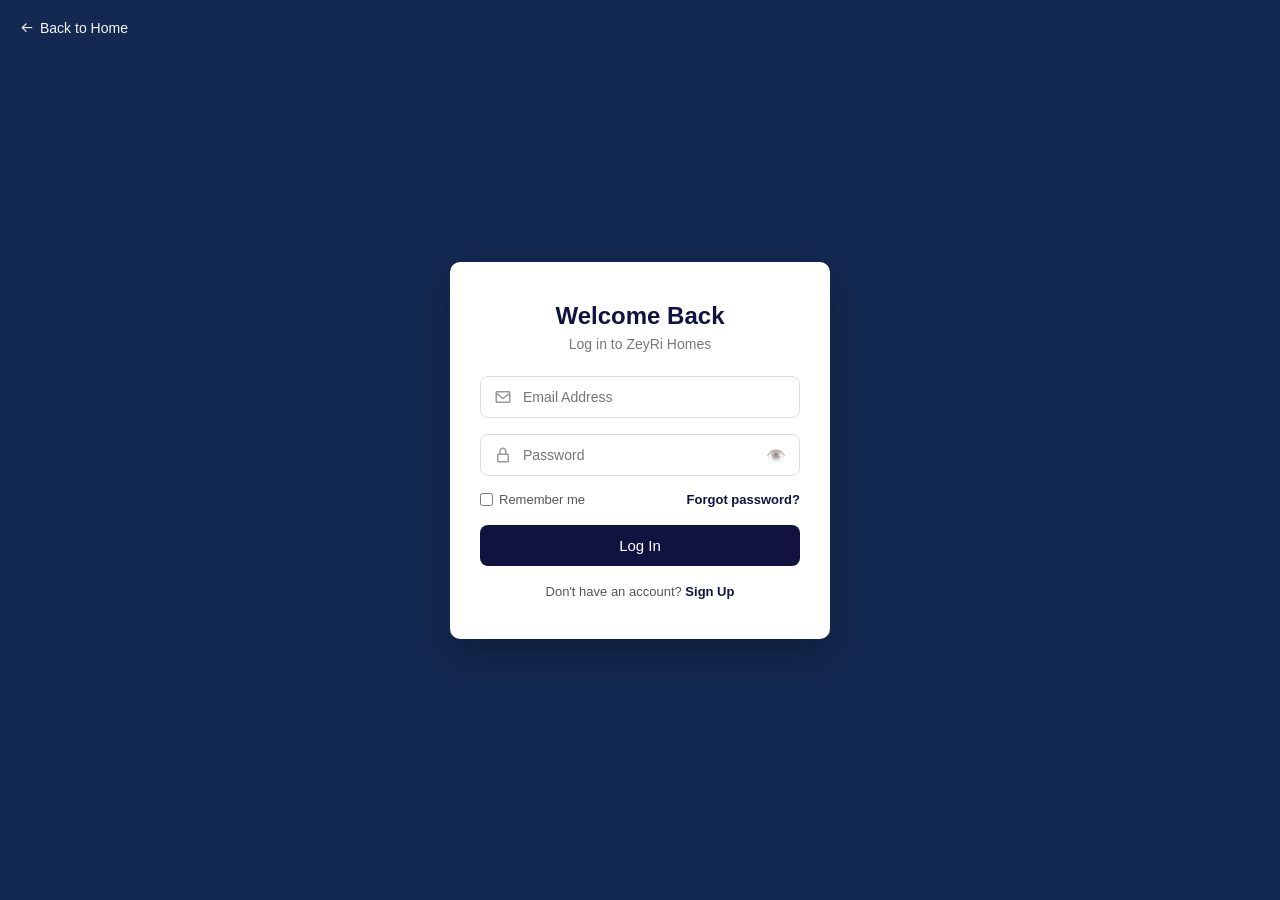
<file: RealEstateSite/Login.html>
<!DOCTYPE html>
<html lang="en">
<head>
<meta charset="UTF-8">
<meta name="viewport" content="width=device-width, initial-scale=1.0">
<title>Log In - ZeyRi Homes</title>
<link href='https://unpkg.com/boxicons@2.1.4/css/boxicons.min.css' rel='stylesheet'>
<style>
  *{ margin:0; padding:0; box-sizing:border-box; font-family:'Segoe UI', Arial, sans-serif; }
  body{
    min-height:100vh;
    display:flex;
    align-items:center;
    justify-content:center;
    background: hsl(220, 60%, 20%);
  }
  .back-link{
    position:absolute;
    top:20px;
    left:20px;
    color:whitesmoke;
    text-decoration:none;
    font-size:14px;
    display:flex;
    align-items:center;
    gap:6px;
    transition: opacity 0.2s ease;
  }
  .back-link:hover{ opacity:0.7; }

  .auth-box{
    background:#fff;
    width:380px;
    max-width:90%;
    padding:40px 30px;
    border-radius:10px;
    box-shadow:0 15px 40px rgba(0,0,0,0.3);
    opacity:0;
    transform:translateY(20px);
    animation: fadeUp 0.5s ease forwards;
  }
  @keyframes fadeUp{
    from{ opacity:0; transform:translateY(20px); }
    to{ opacity:1; transform:translateY(0); }
  }
  .auth-box h2{
    text-align:center;
    color: rgb(18,18,65);
    margin-bottom:6px;
  }
  .auth-box p.subtitle{
    text-align:center;
    color:#777;
    font-size:14px;
    margin-bottom:24px;
  }
  .input-group{
    position:relative;
    margin-bottom:16px;
  }
  .input-group i{
    position:absolute;
    left:14px;
    top:50%;
    transform:translateY(-50%);
    color:#999;
    font-size:18px;
  }
  .input-group input{
    width:100%;
    padding:12px 12px 12px 42px;
    border:1px solid #ddd;
    border-radius:8px;
    font-size:14px;
    outline:none;
    transition: border-color 0.2s ease, box-shadow 0.2s ease;
  }
  .input-group input:focus{
    border-color: rgb(18,18,65);
    box-shadow: 0 0 0 3px rgba(18,18,65,0.12);
  }
  .input-group input[type="password"],
  .input-group input.password-field{
    padding-right: 42px;
  }
  .toggle-password{
    position:absolute;
    right:14px;
    top:50%;
    transform:translateY(-50%);
    font-size:16px;
    cursor:pointer;
    opacity:0.5;
    transition: opacity 0.2s ease;
  }
  .toggle-password:hover{ opacity:0.9; }
  .toggle-password.active{ opacity:1; }

  .options-row{
    display:flex;
    justify-content:space-between;
    align-items:center;
    font-size:13px;
    margin-bottom:18px;
    color:#555;
  }
  .options-row label{ display:flex; align-items:center; gap:6px; cursor:pointer; }
  .options-row a{ color: rgb(18,18,65); text-decoration:none; font-weight:bold; }

  .error-msg{
    color:#e74c3c;
    font-size:12px;
    margin-top:-10px;
    margin-bottom:14px;
    display:none;
  }
  .success-msg{
    display:none;
    text-align:center;
    color: #1e8449;
    background:#e3f7e9;
    padding:10px;
    border-radius:8px;
    margin-bottom:16px;
    font-size:14px;
  }
  button.submit-btn{
    width:100%;
    padding:12px;
    background: rgb(18,18,65);
    color:#fff;
    border:none;
    border-radius:8px;
    font-size:15px;
    cursor:pointer;
    transition: background-color 0.25s ease, transform 0.15s ease;
  }
  button.submit-btn:hover{
    background: rgb(30,30,100);
    transform: scale(1.02);
  }
  button.submit-btn:active{ transform: scale(0.98); }

  .switch-link{
    text-align:center;
    margin-top:18px;
    font-size:13px;
    color:#555;
  }
  .switch-link a{
    color: rgb(18,18,65);
    font-weight:bold;
    text-decoration:none;
  }
  .switch-link a:hover{ text-decoration:underline; }

  /* ===== Mobile Responsiveness ===== */
  @media (max-width: 420px){
    .auth-box{ padding: 25px 20px; }
    .back-link{ top: 12px; left: 12px; font-size: 12px; }
    .options-row{ flex-wrap: wrap; gap: 8px; }
  }
</style>
</head>
<body>

<a href="index.html" class="back-link"><i class='bx bx-arrow-back'></i> Back to Home</a>

<div class="auth-box">
  <h2>Welcome Back</h2>
  <p class="subtitle">Log in to ZeyRi Homes</p>

  <p class="error-msg" id="loginError">Invalid email or password.</p>
  <p class="success-msg" id="loginSuccess">✅ Login successful! Redirecting...</p>

  <form id="loginForm">
    <div class="input-group">
      <i class='bx bx-envelope'></i>
      <input type="email" id="email" placeholder="Email Address" required>
    </div>
    <div class="input-group">
      <i class='bx bx-lock-alt'></i>
      <input type="password" id="password" placeholder="Password" required minlength="6">
      <span class="toggle-password" data-target="password">👁️</span>
    </div>

    <div class="options-row">
      <label><input type="checkbox" id="rememberMe" style="width:auto;"> Remember me</label>
      <a href="#">Forgot password?</a>
    </div>

    <button type="submit" class="submit-btn">Log In</button>
  </form>

  <p class="switch-link">Don't have an account? <a href="Signup.html">Sign Up</a></p>
</div>

<script>
// Show/hide password toggle
document.querySelectorAll('.toggle-password').forEach(icon => {
  icon.addEventListener('click', function(){
    const input = document.getElementById(this.dataset.target);
    const isHidden = input.type === 'password';
    input.type = isHidden ? 'text' : 'password';
    this.classList.toggle('active', isHidden);
  });
});

document.getElementById('loginForm').addEventListener('submit', function(e){
  e.preventDefault();

  const email = document.getElementById('email').value.trim().toLowerCase();
  const password = document.getElementById('password').value;
  const errorMsg = document.getElementById('loginError');
  errorMsg.style.display = 'none';

  if (password.length < 6) {
    errorMsg.textContent = 'Must be 6+ characters, with 1 uppercase letter, 1 number, and 1 special character (e.g. @, !, #).';
    errorMsg.style.display = 'block';
    return;
  }

  const users = JSON.parse(localStorage.getItem('zeyriUsers')) || [];
  const match = users.find(u => u.email === email && u.password === password);

  if (!match) {
    errorMsg.textContent = 'Invalid email or password.';
    errorMsg.style.display = 'block';
    return;
  }

  // Store the logged-in user for the session, including their role
  localStorage.setItem('zeyriCurrentUser', JSON.stringify({
    fullName: match.fullName,
    email: match.email,
    role: match.role || 'tenant'
  }));

  // Show success confirmation before redirecting
  document.getElementById('loginSuccess').style.display = 'block';

  setTimeout(() => {
    if (match.role === 'landlord') {
      window.location.href = 'dashboard.html';
    } else {
      window.location.href = 'index.html';
    }
  }, 900);
});
</script>

</body>
</html>
</file>
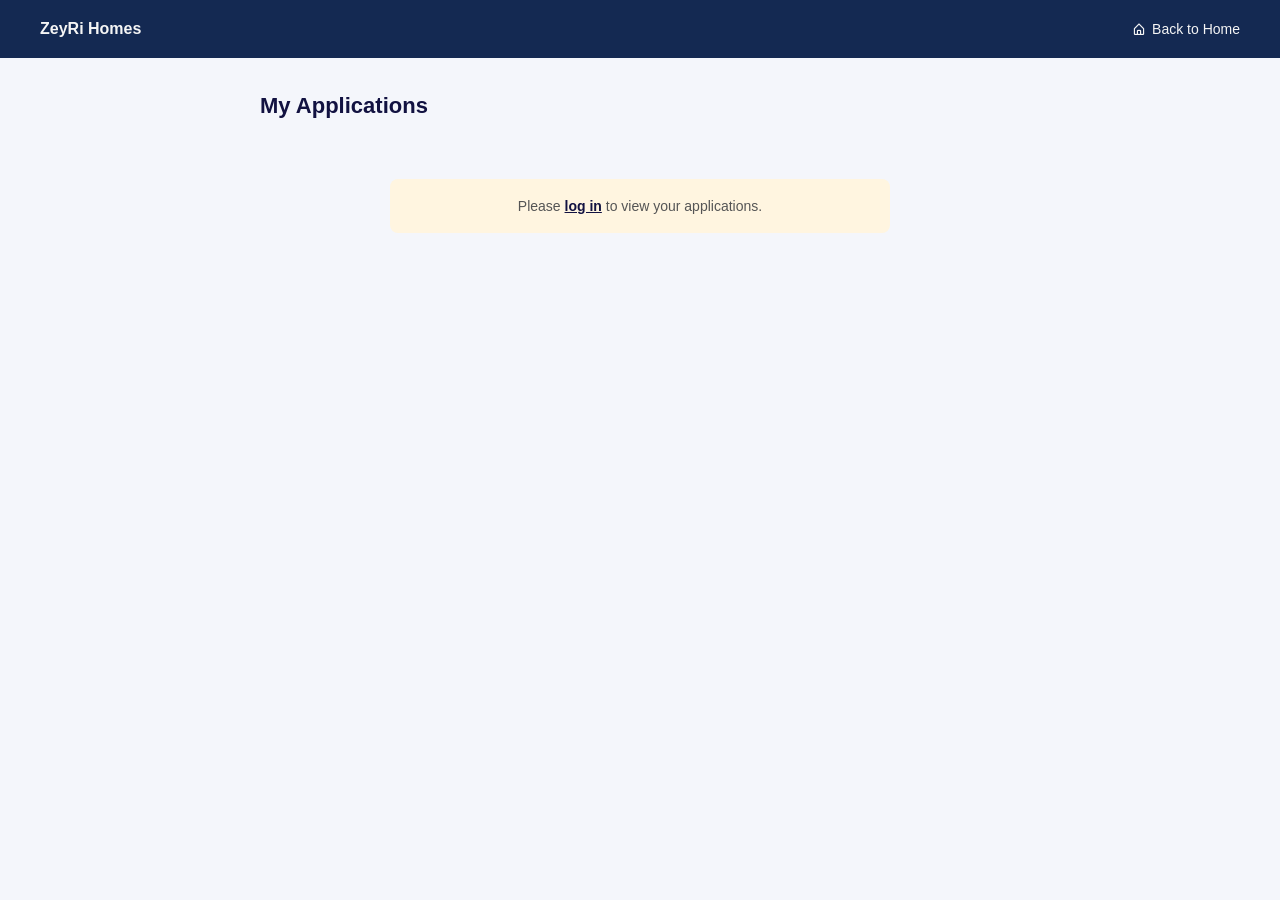
<file: RealEstateSite/myapplications.html>
<!DOCTYPE html>
<html lang="en">
<head>
<meta charset="UTF-8">
<meta name="viewport" content="width=device-width, initial-scale=1.0">
<title>My Applications - ZeyRi Homes</title>
<link href='https://unpkg.com/boxicons@2.1.4/css/boxicons.min.css' rel='stylesheet'>
<style>
  *{ margin:0; padding:0; box-sizing:border-box; font-family:'Segoe UI', Arial, sans-serif; }
  body{ background:#f4f6fb; min-height:100vh; }

  .topbar{
    background: hsl(220, 60%, 20%);
    color:whitesmoke;
    padding:20px 40px;
    display:flex;
    justify-content:space-between;
    align-items:center;
  }
  .topbar a{
    color:whitesmoke;
    text-decoration:none;
    font-size:14px;
    display:flex;
    align-items:center;
    gap:6px;
    transition: opacity 0.2s ease;
  }
  .topbar a:hover{ opacity:0.7; }

  .main{ max-width:800px; margin:0 auto; padding:35px 20px; }
  .main h1{ color: rgb(18,18,65); margin-bottom:22px; font-size:22px; }

  .application-card{
    background:#fff;
    border-radius:10px;
    padding:18px 20px;
    margin-bottom:14px;
    box-shadow:0 4px 14px rgba(0,0,0,0.06);
    display:flex;
    justify-content:space-between;
    align-items:center;
    gap:20px;
    opacity:0;
    transform:translateY(15px);
    animation: fadeUp 0.5s ease forwards;
  }
  @keyframes fadeUp{ from{opacity:0; transform:translateY(15px);} to{opacity:1; transform:translateY(0);} }

  .application-card .info h3{ font-size:15px; color: rgb(18,18,65); margin-bottom:4px; }
  .application-card .info p{ font-size:13px; color:#666; margin-bottom:2px; }

  .status-tag{
    font-size:12px;
    padding:5px 14px;
    border-radius:12px;
    font-weight:bold;
    flex-shrink:0;
  }
  .status-tag.pending{ background:#fff5e0; color:#b8860b; }
  .status-tag.approved{ background:#e3f7e9; color:#1e8449; }
  .status-tag.rejected{ background:#fdeaea; color:#c0392b; }

  .empty-state{
    text-align:center;
    color:#888;
    padding:40px 20px;
    background:#fff;
    border-radius:10px;
  }
  .notice-msg{
    text-align:center;
    color:#555;
    background:#fff5e0;
    padding:16px;
    border-radius:8px;
    font-size:14px;
    line-height:1.6;
    max-width:500px;
    margin:60px auto 0;
  }
  .notice-msg a{ color: rgb(18,18,65); font-weight:bold; }

  .pay-btn{
    margin-top:12px;
    padding:10px 20px;
    background: rgb(18,18,65);
    color:#fff;
    border:none;
    border-radius:8px;
    font-size:13px;
    cursor:pointer;
    transition: background-color 0.25s ease, transform 0.15s ease;
  }
  .pay-btn:hover{ background: rgb(30,30,100); transform: scale(1.03); }

  .approved-banner{
    background:#e3f7e9;
    color:#1e8449;
    padding:12px 16px;
    border-radius:8px;
    font-size:13px;
    margin-top:12px;
  }

  /* Payment modal */
  .overlay{
    display:none;
    position:fixed; top:0; left:0; width:100%; height:100%;
    background:rgba(0,0,0,0.5);
    align-items:center; justify-content:center;
    z-index:999;
  }
  .overlay.active{ display:flex; }
  .modal{
    background:#fff;
    width:380px;
    max-width:90%;
    padding:30px;
    border-radius:12px;
    animation: popIn 0.25s ease;
  }
  @keyframes popIn{ from{opacity:0; transform:scale(0.9);} to{opacity:1; transform:scale(1);} }
  .modal h2{ color: rgb(18,18,65); margin-bottom:6px; font-size:18px; }
  .modal p.modal-subtitle{ font-size:13px; color:#888; margin-bottom:18px; }
  .modal .field{ margin-bottom:14px; }
  .modal label{ font-size:13px; color:#555; display:block; margin-bottom:5px; }
  .modal input{
    width:100%; padding:10px; border:1px solid #ddd; border-radius:6px; font-size:14px;
  }
  .modal .field-row{ display:flex; gap:10px; }
  .modal .modal-actions{ display:flex; gap:10px; margin-top:20px; }
  .modal .modal-actions button{ flex:1; padding:10px; border:none; border-radius:8px; cursor:pointer; font-size:14px; }
  .modal .cancel-btn{ background:#eee; color:#333; }
  .modal .confirm-pay-btn{ background: rgb(18,18,65); color:#fff; }
  .disclaimer{ font-size:11px; color:#999; text-align:center; margin-top:14px; }

  .success-screen{
    text-align:center;
    padding:20px 10px;
  }
  .success-screen i{ font-size:50px; color:#1e8449; margin-bottom:12px; display:block; }
  .success-screen h2{ color: rgb(18,18,65); margin-bottom:8px; font-size:19px; }
  .success-screen p{ color:#666; font-size:14px; margin-bottom:20px; }

  /* ===== Mobile Responsiveness ===== */
  @media (max-width: 480px){
    .topbar{ padding: 15px 20px; }
    .main{ padding: 20px 15px; }
    .application-card{
      flex-direction: column;
      align-items: flex-start;
      gap: 10px;
    }
    .modal{ width: 100%; padding: 20px; }
    .modal .field-row{ flex-direction: column; gap: 0; }
  }
</style>
</head>
<body>

<div class="topbar">
  <div><strong>ZeyRi Homes</strong></div>
  <a href="index.html"><i class='bx bx-home-alt'></i> Back to Home</a>
</div>

<div class="main">
  <h1>My Applications</h1>
  <div id="applicationListWrap"></div>
</div>

<!-- Mock Payment Modal -->
<div class="overlay" id="paymentOverlay">
  <div class="modal" id="paymentModalContent">
    <div id="paymentFormWrap">
      <h2>Complete Payment</h2>
      <p class="modal-subtitle" id="paymentSubtitle">Property</p>
      <form id="paymentForm">
        <div class="field">
          <label>Card Number</label>
          <input type="text" id="cardNumber" placeholder="4242 4242 4242 4242" required maxlength="19">
        </div>
        <div class="field-row">
          <div class="field" style="flex:1;">
            <label>Expiry</label>
            <input type="text" id="cardExpiry" placeholder="MM/YY" required maxlength="5">
          </div>
          <div class="field" style="flex:1;">
            <label>CVV</label>
            <input type="text" id="cardCvv" placeholder="123" required maxlength="4">
          </div>
        </div>
        <div class="modal-actions">
          <button type="button" class="cancel-btn" id="cancelPaymentBtn">Cancel</button>
          <button type="submit" class="confirm-pay-btn">Pay Now</button>
        </div>
      </form>
      <p class="disclaimer">This is a simulated payment for demo purposes — no real card is charged.</p>
    </div>

    <div class="success-screen" id="paymentSuccessWrap" style="display:none;">
      <i class='bx bx-check-circle'></i>
      <h2>Payment Successful!</h2>
      <p>Your first payment went through. You can track future rent and payment history from My Rent.</p>
      <button class="pay-btn" style="width:100%;" onclick="window.location.href='myrent.html'">Go to My Rent</button>
    </div>
  </div>
</div>

<script>
const currentUser = JSON.parse(localStorage.getItem('zeyriCurrentUser'));
const wrap = document.getElementById('applicationListWrap');

if (!currentUser) {
  wrap.innerHTML = `<div class="notice-msg">Please <a href="Login.html">log in</a> to view your applications.</div>`;
} else if (currentUser.role === 'landlord') {
  wrap.innerHTML = `<div class="notice-msg">Landlord accounts don't submit applications. Check the <a href="dashboard.html">Dashboard</a> to review applications from tenants instead.</div>`;
} else {
  const allApplications = JSON.parse(localStorage.getItem('zeyriApplications')) || [];
  const myApplications = allApplications.filter(a => a.tenantEmail === currentUser.email);

  if (myApplications.length === 0) {
    wrap.innerHTML = `<div class="empty-state">You haven't applied to any properties yet. <a href="property.html">Browse listings</a> to get started.</div>`;
  } else {
    // Check which approved properties have already been paid (so we don't show Pay Now again)
    const allTenants = JSON.parse(localStorage.getItem('zeyriTenants')) || [];

    wrap.innerHTML = myApplications.map((a, i) => {
      const tenantRecord = allTenants.find(t => t.email === currentUser.email && (t.propertyId === a.propertyId || t.propertyTitle === a.propertyTitle));
      const alreadyPaid = tenantRecord && tenantRecord.status === 'Paid';

      return `
      <div class="application-card" style="animation-delay:${i * 0.05}s">
        <div class="info">
          <h3>${a.propertyTitle}</h3>
          <p><i class='bx bxs-map'></i> ${a.propertyLocation || 'N/A'}</p>
          <p><i class='bx bx-calendar'></i> Move-in requested: ${a.moveInDate || 'Not specified'}</p>
          ${a.status === 'Approved' ? `
            <div class="approved-banner">🎉 Your application has been approved! ${alreadyPaid ? 'Your first payment is complete.' : 'You can now proceed to payment.'}</div>
            ${!alreadyPaid ? `<button class="pay-btn" onclick="openPaymentModal('${a.propertyId}', '${a.propertyTitle.replace(/'/g, "\\'")}', ${a.propertyPrice})">Pay Now</button>` : ''}
          ` : ''}
        </div>
        <span class="status-tag ${a.status.toLowerCase()}">${a.status}</span>
      </div>`;
    }).join('');
  }
}

// --- Payment flow ---
let activePropertyId = null;

function openPaymentModal(propertyId, propertyTitle, rentAmount){
  activePropertyId = propertyId;
  document.getElementById('paymentSubtitle').textContent = `${propertyTitle} — First payment: $${Number(rentAmount).toLocaleString()}`;
  document.getElementById('paymentFormWrap').style.display = 'block';
  document.getElementById('paymentSuccessWrap').style.display = 'none';
  document.getElementById('paymentOverlay').classList.add('active');
}

document.getElementById('cancelPaymentBtn').addEventListener('click', () => {
  document.getElementById('paymentOverlay').classList.remove('active');
});
document.getElementById('paymentOverlay').addEventListener('click', function(e){
  if (e.target === this) this.classList.remove('active');
});

document.getElementById('paymentForm').addEventListener('submit', function(e){
  e.preventDefault();

  const allTenants = JSON.parse(localStorage.getItem('zeyriTenants')) || [];
  const tenant = allTenants.find(t => t.email === currentUser.email && (t.propertyId === activePropertyId || t.propertyId === undefined));

  if (tenant) {
    tenant.status = 'Paid';
    const nextDue = new Date();
    nextDue.setDate(nextDue.getDate() + 30);
    tenant.dueDate = nextDue.toISOString().split('T')[0];
    if (!tenant.history) tenant.history = [];
    const cardNumber = document.getElementById('cardNumber').value.replace(/\s/g, '');
    tenant.history.unshift({
      date: new Date().toISOString().split('T')[0],
      status: 'Paid',
      method: `Card ending in ${cardNumber.slice(-4) || '0000'}`
    });
    localStorage.setItem('zeyriTenants', JSON.stringify(allTenants));

    // Mark this property as no longer available
    const rented = JSON.parse(localStorage.getItem('zeyriRentedProperties')) || [];
    if (!rented.includes(activePropertyId)) {
      rented.push(activePropertyId);
      localStorage.setItem('zeyriRentedProperties', JSON.stringify(rented));
    }
  }

  document.getElementById('paymentFormWrap').style.display = 'none';
  document.getElementById('paymentSuccessWrap').style.display = 'block';
  this.reset();
});
</script>

</body>
</html>
</file>
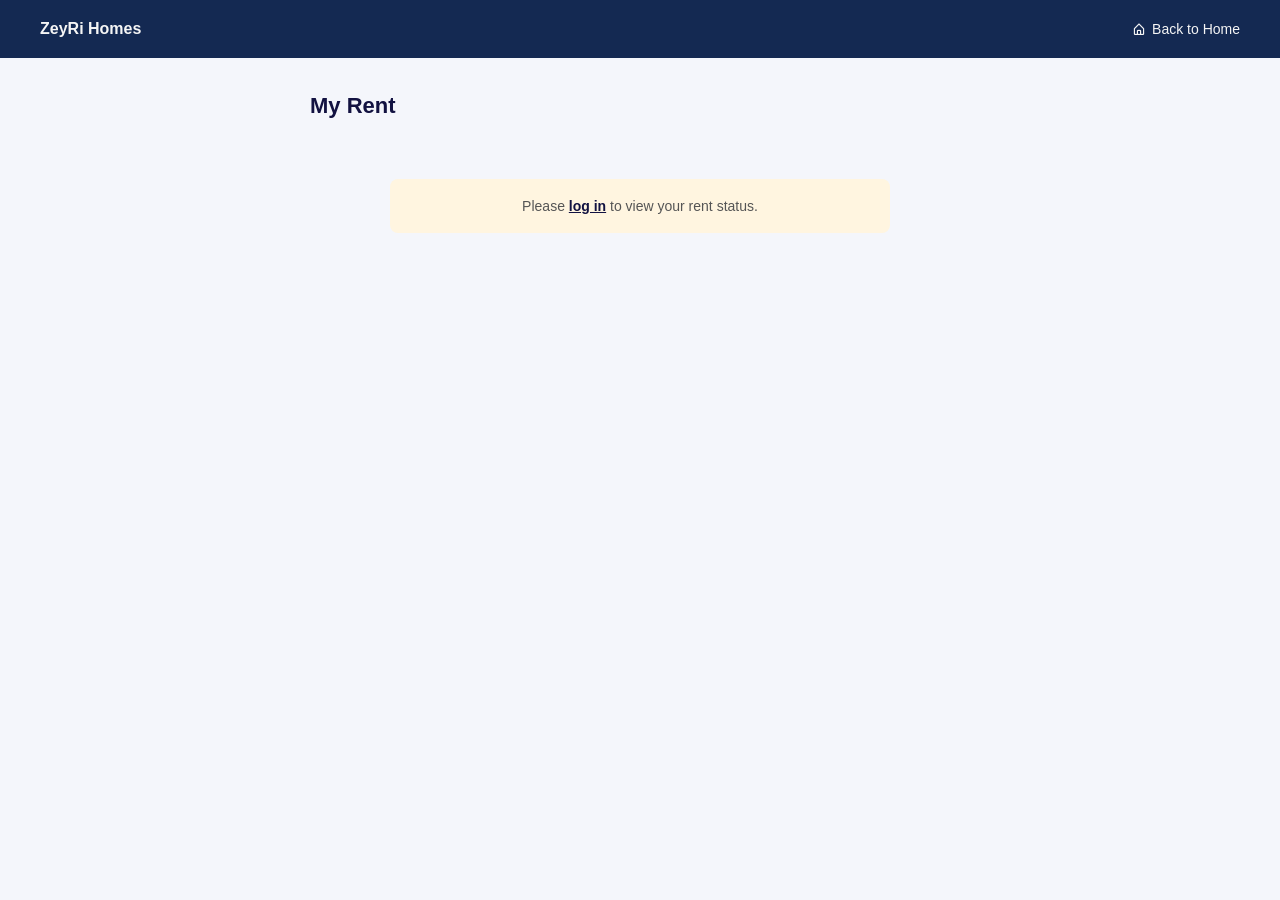
<file: RealEstateSite/Myrent.html>
<!DOCTYPE html>
<html lang="en">
<head>
<meta charset="UTF-8">
<meta name="viewport" content="width=device-width, initial-scale=1.0">
<title>My Rent - ZeyRi Homes</title>
<link href='https://unpkg.com/boxicons@2.1.4/css/boxicons.min.css' rel='stylesheet'>
<style>
  *{ margin:0; padding:0; box-sizing:border-box; font-family:'Segoe UI', Arial, sans-serif; }
  body{ background:#f4f6fb; min-height:100vh; }

  .topbar{
    background: hsl(220, 60%, 20%);
    color:whitesmoke;
    padding:20px 40px;
    display:flex;
    justify-content:space-between;
    align-items:center;
  }
  .topbar a{
    color:whitesmoke;
    text-decoration:none;
    font-size:14px;
    display:flex;
    align-items:center;
    gap:6px;
    transition: opacity 0.2s ease;
  }
  .topbar a:hover{ opacity:0.7; }

  .main{ max-width:700px; margin:0 auto; padding:35px 20px; }
  .main h1{ color: rgb(18,18,65); margin-bottom:22px; font-size:22px; }

  .rent-card{
    background:#fff;
    border-radius:10px;
    padding:22px 24px;
    margin-bottom:20px;
    box-shadow:0 4px 14px rgba(0,0,0,0.06);
    opacity:0;
    transform:translateY(15px);
    animation: fadeUp 0.5s ease forwards;
  }
  @keyframes fadeUp{ from{opacity:0; transform:translateY(15px);} to{opacity:1; transform:translateY(0);} }

  .rent-card .top-row{
    display:flex;
    justify-content:space-between;
    align-items:flex-start;
    margin-bottom:14px;
  }
  .rent-card h3{ font-size:17px; color: rgb(18,18,65); margin-bottom:4px; }
  .rent-card .amount{ font-size:26px; font-weight:bold; color:#222; }
  .rent-card .amount span{ font-size:13px; color:#888; font-weight:normal; }

  .status-tag{
    font-size:13px;
    padding:6px 16px;
    border-radius:14px;
    font-weight:bold;
    flex-shrink:0;
  }
  .status-tag.paid{ background:#e3f7e9; color:#1e8449; }
  .status-tag.pending{ background:#fff5e0; color:#b8860b; }
  .status-tag.overdue{ background:#fdeaea; color:#c0392b; }

  .history-title{ font-size:13px; color:#888; margin:16px 0 8px; text-transform:uppercase; letter-spacing:0.5px; }
  .history-item{
    display:flex;
    justify-content:space-between;
    padding:8px 0;
    border-top:1px solid #eee;
    font-size:13px;
    color:#555;
  }

  .pay-btn{
    margin-top:16px;
    width:100%;
    padding:12px;
    background: rgb(18,18,65);
    color:#fff;
    border:none;
    border-radius:8px;
    font-size:14px;
    cursor:pointer;
    transition: background-color 0.25s ease, transform 0.15s ease;
  }
  .pay-btn:hover{ background: rgb(30,30,100); transform: scale(1.02); }

  /* Payment modal */
  .overlay{
    display:none;
    position:fixed; top:0; left:0; width:100%; height:100%;
    background:rgba(0,0,0,0.5);
    align-items:center; justify-content:center;
    z-index:999;
  }
  .overlay.active{ display:flex; }
  .modal{
    background:#fff;
    width:380px;
    max-width:90%;
    padding:30px;
    border-radius:12px;
    animation: popIn 0.25s ease;
  }
  @keyframes popIn{ from{opacity:0; transform:scale(0.9);} to{opacity:1; transform:scale(1);} }
  .modal h2{ color: rgb(18,18,65); margin-bottom:6px; font-size:18px; }
  .modal p.modal-subtitle{ font-size:13px; color:#888; margin-bottom:18px; }
  .modal .field{ margin-bottom:14px; }
  .modal label{ font-size:13px; color:#555; display:block; margin-bottom:5px; }
  .modal input{
    width:100%; padding:10px; border:1px solid #ddd; border-radius:6px; font-size:14px;
  }
  .modal .field-row{ display:flex; gap:10px; }
  .modal .modal-actions{ display:flex; gap:10px; margin-top:20px; }
  .modal .modal-actions button{ flex:1; padding:10px; border:none; border-radius:8px; cursor:pointer; font-size:14px; }
  .modal .cancel-btn{ background:#eee; color:#333; }
  .modal .confirm-pay-btn{ background: rgb(18,18,65); color:#fff; }
  .disclaimer{
    font-size:11px;
    color:#999;
    text-align:center;
    margin-top:14px;
  }

  .empty-state{
    text-align:center;
    color:#888;
    padding:40px 20px;
    background:#fff;
    border-radius:10px;
  }
  .notice-msg{
    text-align:center;
    color:#555;
    background:#fff5e0;
    padding:16px;
    border-radius:8px;
    font-size:14px;
    line-height:1.6;
    max-width:500px;
    margin:60px auto 0;
  }
  .notice-msg a{ color: rgb(18,18,65); font-weight:bold; }

  /* ===== Mobile Responsiveness ===== */
  @media (max-width: 480px){
    .topbar{ padding: 15px 20px; }
    .main{ padding: 20px 15px; }
    .rent-card .top-row{
      flex-direction: column;
      align-items: flex-start;
      gap: 10px;
    }
    .modal{ width: 100%; padding: 20px; }
    .modal .field-row{ flex-direction: column; gap: 0; }
  }
</style>
</head>
<body>

<div class="topbar">
  <div><strong>ZeyRi Homes</strong></div>
  <a href="index.html"><i class='bx bx-home-alt'></i> Back to Home</a>
</div>

<div class="main">
  <h1>My Rent</h1>
  <div id="rentWrap"></div>
</div>

<!-- Mock Payment Modal -->
<div class="overlay" id="paymentOverlay">
  <div class="modal">
    <h2>Pay Rent</h2>
    <p class="modal-subtitle" id="paymentSubtitle">Property</p>
    <form id="paymentForm">
      <div class="field">
        <label>Card Number</label>
        <input type="text" id="cardNumber" placeholder="4242 4242 4242 4242" required maxlength="19">
      </div>
      <div class="field-row">
        <div class="field" style="flex:1;">
          <label>Expiry</label>
          <input type="text" id="cardExpiry" placeholder="MM/YY" required maxlength="5">
        </div>
        <div class="field" style="flex:1;">
          <label>CVV</label>
          <input type="text" id="cardCvv" placeholder="123" required maxlength="4">
        </div>
      </div>
      <div class="modal-actions">
        <button type="button" class="cancel-btn" id="cancelPaymentBtn">Cancel</button>
        <button type="submit" class="confirm-pay-btn">Confirm Payment</button>
      </div>
    </form>
    <p class="disclaimer">This is a simulated payment for demo purposes — no real card is charged.</p>
  </div>
</div>

<script>
function daysUntil(dueDateStr){
  if (!dueDateStr) return null;
  const due = new Date(dueDateStr);
  const today = new Date();
  due.setHours(0,0,0,0);
  today.setHours(0,0,0,0);
  return Math.round((due - today) / (1000 * 60 * 60 * 24));
}

function dueLabel(t){
  if (!t.dueDate) return '';
  const days = daysUntil(t.dueDate);
  if (t.status === 'Paid') return `<div style="font-size:12px; color:#1e8449; margin-top:6px;">Next payment due ${t.dueDate}</div>`;
  if (days < 0) return `<div style="font-size:12px; color:#c0392b; font-weight:bold; margin-top:6px;">Overdue by ${Math.abs(days)} day${Math.abs(days) === 1 ? '' : 's'} (was due ${t.dueDate})</div>`;
  if (days === 0) return `<div style="font-size:12px; color:#b8860b; font-weight:bold; margin-top:6px;">Due today</div>`;
  return `<div style="font-size:12px; color:#b8860b; margin-top:6px;">Due in ${days} day${days === 1 ? '' : 's'} (${t.dueDate})</div>`;
}

const currentUser = JSON.parse(localStorage.getItem('zeyriCurrentUser'));
const wrap = document.getElementById('rentWrap');

if (!currentUser) {
  wrap.innerHTML = `<div class="notice-msg">Please <a href="Login.html">log in</a> to view your rent status.</div>`;
} else if (currentUser.role === 'landlord') {
  wrap.innerHTML = `<div class="notice-msg">Landlord accounts track tenant rent from the <a href="dashboard.html">Dashboard</a> instead.</div>`;
} else {
  const allTenants = JSON.parse(localStorage.getItem('zeyriTenants')) || [];
  const myRecords = allTenants.filter(t => t.email === currentUser.email);

  if (myRecords.length === 0) {
    wrap.innerHTML = `<div class="empty-state">No rent records yet. Once a landlord approves your application, your rent status will show up here.</div>`;
  } else {
    wrap.innerHTML = myRecords.map((t, i) => `
      <div class="rent-card" style="animation-delay:${i * 0.05}s">
        <div class="top-row">
          <div>
            <h3>${t.propertyTitle}</h3>
            <div class="amount">$${Number(t.rentAmount).toLocaleString()} <span>/ month</span></div>
            ${dueLabel(t)}
          </div>
          <span class="status-tag ${t.status.toLowerCase()}">${t.status}</span>
        </div>
        ${t.status !== 'Paid' ? `<button class="pay-btn" onclick="openPaymentModal(${t.id}, '${t.propertyTitle.replace(/'/g, "\\'")}', ${t.rentAmount})">Pay Rent Now</button>` : ''}
        ${t.history && t.history.length > 0 ? `
          <div class="history-title">Payment History</div>
          ${t.history.map(h => `
            <div class="history-item">
              <span>${h.date}</span>
              <span>${h.status}${h.method ? ' &middot; ' + h.method : ''}</span>
            </div>`).join('')}
        ` : `<div class="history-title">No payment history yet</div>`}
      </div>`).join('');
  }
}

// --- Simulated payment flow ---
let activeTenantId = null;

function openPaymentModal(tenantId, propertyTitle, rentAmount){
  activeTenantId = tenantId;
  document.getElementById('paymentSubtitle').textContent = `${propertyTitle} — $${Number(rentAmount).toLocaleString()}`;
  document.getElementById('paymentOverlay').classList.add('active');
}

document.getElementById('cancelPaymentBtn').addEventListener('click', () => {
  document.getElementById('paymentOverlay').classList.remove('active');
});
document.getElementById('paymentOverlay').addEventListener('click', function(e){
  if (e.target === this) this.classList.remove('active');
});

document.getElementById('paymentForm').addEventListener('submit', function(e){
  e.preventDefault();

  const cardNumber = document.getElementById('cardNumber').value.replace(/\s/g, '');
  const last4 = cardNumber.slice(-4) || '0000';

  const allTenants = JSON.parse(localStorage.getItem('zeyriTenants')) || [];
  const tenant = allTenants.find(t => t.id === activeTenantId);
  if (tenant) {
    tenant.status = 'Paid';
    const nextDue = new Date();
    nextDue.setDate(nextDue.getDate() + 30);
    tenant.dueDate = nextDue.toISOString().split('T')[0];
    if (!tenant.history) tenant.history = [];
    tenant.history.unshift({
      date: new Date().toISOString().split('T')[0],
      status: 'Paid',
      method: `Card ending in ${last4}`
    });
    localStorage.setItem('zeyriTenants', JSON.stringify(allTenants));

    // Mark this property as no longer available
    if (tenant.propertyId) {
      const rented = JSON.parse(localStorage.getItem('zeyriRentedProperties')) || [];
      if (!rented.includes(tenant.propertyId)) {
        rented.push(tenant.propertyId);
        localStorage.setItem('zeyriRentedProperties', JSON.stringify(rented));
      }
    }
  }

  document.getElementById('paymentOverlay').classList.remove('active');
  this.reset();
  renderRent();
});

function renderRent(){
  location.reload();
}
</script>

</body>
</html>
</file>
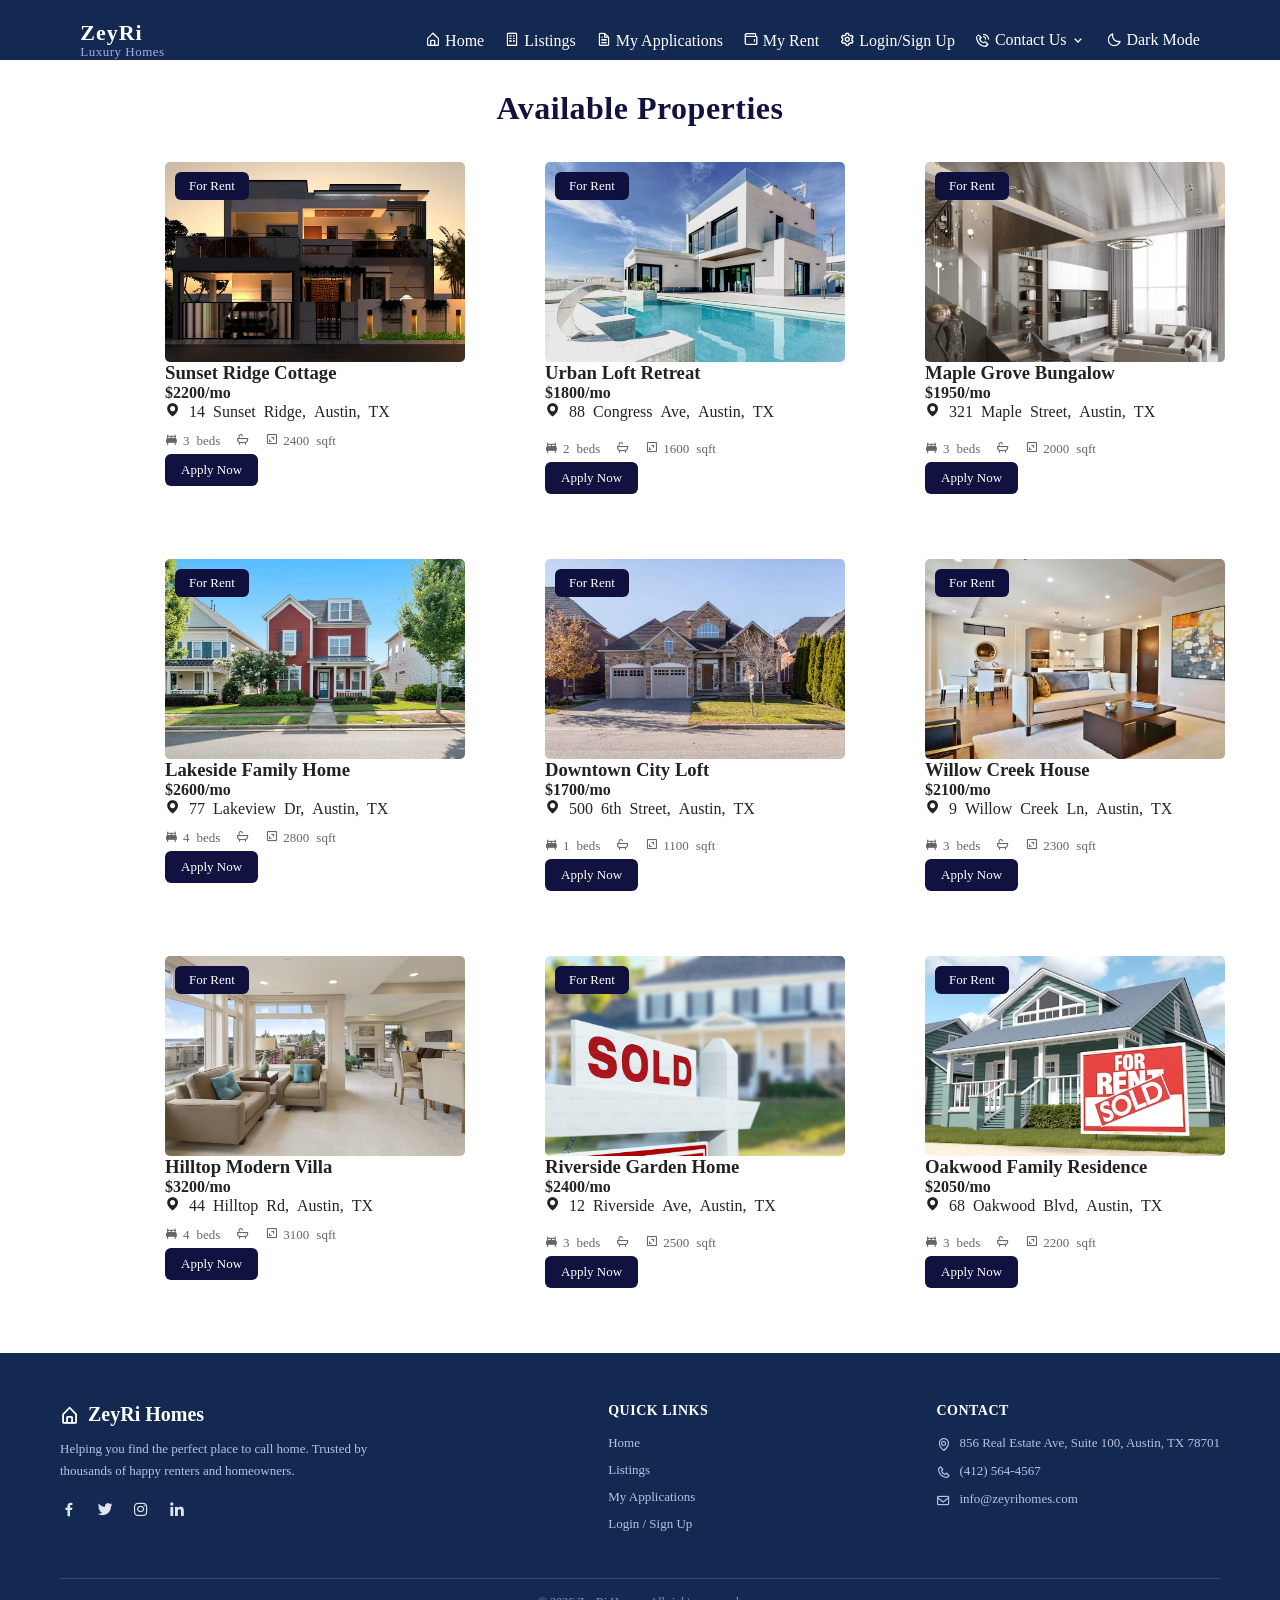
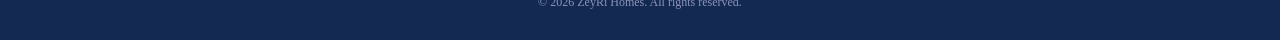
<file: RealEstateSite/property.html>
<!DOCTYPE html>
<html lang="en">
<head>
    <meta charset="UTF-8">
    <meta name="viewport" content="width=device-width, initial-scale=1.0">
    <title>Properties</title>
    <link rel="stylesheet" href="RealEstPrjt.css">
    <link href='https://unpkg.com/boxicons@2.1.4/css/boxicons.min.css' rel='stylesheet'>
    <style>
      .apply-btn{
        display: inline-block;
        margin-top: 8px;
        padding: 8px 16px;
        background: rgb(18,18,65);
        color: #fff;
        text-decoration: none;
        font-size: 13px;
        border-radius: 6px;
        transition: background-color 0.2s ease, transform 0.15s ease;
      }
      .apply-btn:hover{
        background: rgb(30,30,100);
        transform: scale(1.04);
      }
      .rented-label{
        display: inline-block;
        margin-top: 8px;
        padding: 8px 16px;
        background: #eee;
        color: #999;
        font-size: 13px;
        border-radius: 6px;
        font-style: italic;
      }
      .landlord-section-label{
        text-align: center;
        color: rgb(18,18,65);
        font-size: 14px;
        text-transform: uppercase;
        letter-spacing: 1px;
        margin: 10px 0 20px;
        opacity: 0.7;
      }
      .landlord-grid{
        display: flex;
        flex-wrap: wrap;
        gap: 50px;
        margin-left: 150px;
        margin-bottom: 50px;
      }
      .landlord-card{
        background: #fff;
        width: 300px;
        border-radius: 8px;
        box-shadow: 0 4px 14px rgba(0,0,0,0.08);
        overflow: hidden;
        transition: transform 0.3s ease, box-shadow 0.3s ease;
      }
      .landlord-card:hover{
        transform: translateY(-8px);
        box-shadow: 0 12px 24px rgba(18,18,65,0.18);
      }
      .landlord-card .thumb{
        height: 200px;
        background: linear-gradient(135deg, rgb(18,18,65), rgb(50,50,120));
        display: flex;
        align-items: center;
        justify-content: center;
        color: #fff;
        font-size: 34px;
      }
      .landlord-card .body{ padding: 16px; }
      .landlord-card h3{ font-size: 16px; color: rgb(18,18,65); margin-bottom: 4px; }
      .landlord-card .price{ font-weight: bold; color: #222; margin-bottom: 6px; }
      .landlord-card .meta{ font-size: 12px; color: #777; margin-bottom: 10px; }
      .landlord-card .status-tag{
        display: inline-block;
        font-size: 11px;
        padding: 3px 10px;
        border-radius: 12px;
        background: #e6ebfa;
        color: rgb(18,18,65);
        margin-bottom: 8px;
      }

      /* Image gallery */
      .gallery{
        position: relative;
        height: 200px;
        overflow: hidden;
        background: linear-gradient(135deg, rgb(18,18,65), rgb(50,50,120));
      }
      .gallery-track{
        display: flex;
        height: 100%;
        overflow-x: auto;
        scroll-snap-type: x mandatory;
        scrollbar-width: none;
      }
      .gallery-track::-webkit-scrollbar{ display: none; }
      .gallery-slide{
        flex: 0 0 100%;
        height: 100%;
        background-size: cover;
        background-position: center;
        scroll-snap-align: start;
      }
      .gallery-prev, .gallery-next{
        position: absolute;
        top: 50%;
        transform: translateY(-50%);
        background: rgba(0,0,0,0.45);
        color: #fff;
        border: none;
        width: 30px;
        height: 30px;
        border-radius: 50%;
        cursor: pointer;
        font-size: 18px;
        display: flex;
        align-items: center;
        justify-content: center;
        transition: background-color 0.2s ease;
      }
      .gallery-prev:hover, .gallery-next:hover{ background: rgba(0,0,0,0.7); }
      .gallery-prev{ left: 8px; }
      .gallery-next{ right: 8px; }
      .gallery-counter{
        position: absolute;
        bottom: 8px;
        right: 8px;
        background: rgba(0,0,0,0.55);
        color: #fff;
        font-size: 11px;
        padding: 3px 9px;
        border-radius: 10px;
      }
    </style>
</head>
<body>

 <nav>
     <div class="nav-top">
       <div class="logo">
          <span class="logo-main">ZeyRi</span> <span class="logo-sub">Luxury Homes</span>
       </div>
       <div class="nav-toggle" id="navToggle"><i class='bx bx-menu'></i></div>
     </div>

    <ul id="navMenu">
       <li>
         <a href="index.html">
             <i class="bx bx-home-alt"></i>
             <span class="nav-item">Home</span>
         </a>
       </li> 
       <li>
         <a href="property.html">
             <i class="bx bx-building"></i>
             <span class="nav-item">Listings</span>
         </a>
       </li> 
       <li>
         <a href="myapplications.html">
             <i class="bx bx-file"></i>
             <span class="nav-item">My Applications</span>
         </a>
       </li> 
       <li>
         <a href="myrent.html">
             <i class="bx bx-wallet"></i>
             <span class="nav-item">My Rent</span>
         </a>
       </li> 
       <li>
         <a href="Login.html">
             <i class="bx bx-cog"></i>
             <span class="nav-item">Login/Sign Up</span>
         </a>
       </li> 
       <li class="dropdown">
         <a href="#" class="dropdown-toggle">
             <i class="bx bx-phone-call"></i>
             <span class="nav-item">Contact Us</span>
             <i class="bx bx-chevron-down dropdown-arrow"></i>
         </a>
         <ul class="dropdown-menu">
           <li><a href="https://wa.me/1XXXXXXXXXX" target="_blank"><i class="bx bxl-whatsapp"></i> WhatsApp</a></li>
           <li><a href="https://twitter.com/yourhandle" target="_blank"><i class="bx bxl-twitter"></i> Twitter</a></li>
           <li><a href="https://instagram.com/yourhandle" target="_blank"><i class="bx bxl-instagram"></i> Instagram</a></li>
         </ul>
       </li> 
       <li>
         <a href="#" id="themeToggle">
             <i class='bx bx-moon' id="themeIcon"></i>
             <span class="nav-item">Dark Mode</span>
         </a>
       </li>
    </ul>
</nav>

        <h1 class="Heading">Available Properties</h1>
    <div id="landlordListingsWrap"></div>
    <div class="feature-div">

      <div data-beds="3" data-title="Sunset Ridge Cottage" data-location="14 sunset ridge, austin, tx">
          <div class="first-img">
            <p class="forsale-A">For Rent</p>
          </div>
      <div>
                <h3>Sunset Ridge Cottage</h3>
                <h4>$2200/mo</h4>
                <i class="bx bxs-map">
                14 Sunset Ridge, Austin, TX
                </i>
      </div>
             <div class="icon-A">
                <i class="bx bxs-bed">3 beds</i>
                <i class="bx bx-bath"></i>
                <i class="bx bx-area">2400 sqft</i>
             </div>
             <a class="apply-btn" href="application.html?id=1&title=Sunset%20Ridge%20Cottage&price=2200&location=14%20Sunset%20Ridge%2C%20Austin%2C%20TX">Apply Now</a>
      </div>
      
      <div data-beds="2" data-title="Urban Loft Retreat" data-location="88 congress ave, austin, tx">
        <div class="img2">
          <p class="forsale-B">For Rent</p></div>
          <h3>Urban Loft Retreat</h3>
            <div>
                <h4>$1800/mo</h4>
                <i class="bx bxs-map">
                88 Congress Ave, Austin, TX
                </i>
          </div>
          <div class="icon-B">
                <i class="bx bxs-bed">2 beds</i>
                <i class="bx bx-bath"></i>
                <i class="bx bx-area">1600 sqft</i>
             </div>
          <a class="apply-btn" href="application.html?id=2&title=Urban%20Loft%20Retreat&price=1800&location=88%20Congress%20Ave%2C%20Austin%2C%20TX">Apply Now</a>
      </div>
      <div data-beds="3" data-title="Maple Grove Bungalow" data-location="321 maple street, austin, tx">
        <div class="img3">
          <p class="forsale-C">For Rent</p></div>
          <div>
               <h3>Maple Grove Bungalow</h3>
                <h4>$1950/mo</h4>
                <i class="bx bxs-map">
                321 Maple Street, Austin, TX
                </i>
          </div>
          <div class="icon-C">
                <i class="bx bxs-bed">3 beds</i>
                <i class="bx bx-bath"></i>
                <i class="bx bx-area">2000 sqft</i>
            </div>
            <a class="apply-btn" href="application.html?id=3&title=Maple%20Grove%20Bungalow&price=1950&location=321%20Maple%20Street%2C%20Austin%2C%20TX">Apply Now</a>
      </div>
    </div>

    

    <div class="feature-div">

      <div data-beds="4" data-title="Lakeside Family Home" data-location="77 lakeview dr, austin, tx">
          <div class="img4">
            <p class="forsale-A">For Rent</p>
          </div>
      <div>
                <h3>Lakeside Family Home</h3>
                <h4>$2600/mo</h4>
                <i class="bx bxs-map">
                77 Lakeview Dr, Austin, TX
                </i>
      </div>
             <div class="icon-A">
                <i class="bx bxs-bed">4 beds</i>
                <i class="bx bx-bath"></i>
                <i class="bx bx-area">2800 sqft</i>
             </div>
             <a class="apply-btn" href="application.html?id=4&title=Lakeside%20Family%20Home&price=2600&location=77%20Lakeview%20Dr%2C%20Austin%2C%20TX">Apply Now</a>
      </div>
      <div data-beds="1" data-title="Downtown City Loft" data-location="500 6th street, austin, tx">
        <div class="img5">
          <p class="forsale-B">For Rent</p></div>
          <h3>Downtown City Loft</h3>
            <div>
                <h4>$1700/mo</h4>
                <i class="bx bxs-map">
                500 6th Street, Austin, TX
                </i>
          </div>
          <div class="icon-B">
                <i class="bx bxs-bed">1 beds</i>
                <i class="bx bx-bath"></i>
                <i class="bx bx-area">1100 sqft</i>
             </div>
          <a class="apply-btn" href="application.html?id=5&title=Downtown%20City%20Loft&price=1700&location=500%206th%20Street%2C%20Austin%2C%20TX">Apply Now</a>
      </div>
      <div data-beds="3" data-title="Willow Creek House" data-location="9 willow creek ln, austin, tx">
        <div class="img6">
          <p class="forsale-C">For Rent</p></div>
          <div>
               <h3>Willow Creek House</h3>
                <h4>$2100/mo</h4>
                <i class="bx bxs-map">
                9 Willow Creek Ln, Austin, TX
                </i>
          </div>
          <div class="icon-C">
                <i class="bx bxs-bed">3 beds</i>
                <i class="bx bx-bath"></i>
                <i class="bx bx-area">2300 sqft</i>
            </div>
            <a class="apply-btn" href="application.html?id=6&title=Willow%20Creek%20House&price=2100&location=9%20Willow%20Creek%20Ln%2C%20Austin%2C%20TX">Apply Now</a>
      </div>
    </div>

    

    <div class="feature-div">

      <div data-beds="4" data-title="Hilltop Modern Villa" data-location="44 hilltop rd, austin, tx">
          <div class="img7">
            <p class="forsale-A">For Rent</p>
          </div>
      <div>
                <h3>Hilltop Modern Villa</h3>
                <h4>$3200/mo</h4>
                <i class="bx bxs-map">
                44 Hilltop Rd, Austin, TX
                </i>
      </div>
             <div class="icon-A">
                <i class="bx bxs-bed">4 beds</i>
                <i class="bx bx-bath"></i>
                <i class="bx bx-area">3100 sqft</i>
             </div>
             <a class="apply-btn" href="application.html?id=7&title=Hilltop%20Modern%20Villa&price=3200&location=44%20Hilltop%20Rd%2C%20Austin%2C%20TX">Apply Now</a>
      </div>
      <div data-beds="3" data-title="Riverside Garden Home" data-location="12 riverside ave, austin, tx">
        <div class="img8">
          <p class="forsale-B">For Rent</p></div>
          <h3>Riverside Garden Home</h3>
            <div>
                <h4>$2400/mo</h4>
                <i class="bx bxs-map">
                12 Riverside Ave, Austin, TX
                </i>
          </div>
          <div class="icon-B">
                <i class="bx bxs-bed">3 beds</i>
                <i class="bx bx-bath"></i>
                <i class="bx bx-area">2500 sqft</i>
             </div>
          <a class="apply-btn" href="application.html?id=8&title=Riverside%20Garden%20Home&price=2400&location=12%20Riverside%20Ave%2C%20Austin%2C%20TX">Apply Now</a>
      </div>
      <div data-beds="3" data-title="Oakwood Family Residence" data-location="68 oakwood blvd, austin, tx">
        <div class="img9">
          <p class="forsale-C">For Rent</p></div>
          <div>
               <h3>Oakwood Family Residence</h3>
                <h4>$2050/mo</h4>
                <i class="bx bxs-map">
                68 Oakwood Blvd, Austin, TX
                </i>
          </div>
          <div class="icon-C">
                <i class="bx bxs-bed">3 beds</i>
                <i class="bx bx-bath"></i>
                <i class="bx bx-area">2200 sqft</i>
            </div>
            <a class="apply-btn" href="application.html?id=9&title=Oakwood%20Family%20Residence&price=2050&location=68%20Oakwood%20Blvd%2C%20Austin%2C%20TX">Apply Now</a>
      </div>
    </div>

<footer class="site-footer">
  <div class="footer-top">
    <div class="footer-brand">
      <h3 class="footer-logo"><i class='bx bx-home-alt'></i> ZeyRi Homes</h3>
      <p>Helping you find the perfect place to call home. Trusted by thousands of happy renters and homeowners.</p>
      <div class="footer-socials">
        <i class="bx bxl-facebook"></i>
        <i class="bx bxl-twitter"></i>
        <i class="bx bxl-instagram"></i>
        <i class="bx bxl-linkedin"></i>
      </div>
    </div>
    <div class="footer-col">
      <h4>Quick Links</h4>
      <a href="index.html">Home</a>
      <a href="property.html">Listings</a>
      <a href="myapplications.html">My Applications</a>
      <a href="Login.html">Login / Sign Up</a>
    </div>
    <div class="footer-col">
      <h4>Contact</h4>
      <p><i class='bx bx-map'></i> 856 Real Estate Ave, Suite 100, Austin, TX 78701</p>
      <p><i class='bx bx-phone'></i> (412) 564-4567</p>
      <p><i class='bx bx-envelope'></i> info@zeyrihomes.com</p>
    </div>
  </div>
  <hr class="footer-divider">
  <p class="footer-bottom">&copy; 2026 ZeyRi Homes. All rights reserved.</p>
</footer>

</body>
<script src="RealEstPrjt.js"></script>
<script>
document.addEventListener('DOMContentLoaded', function(){
  const rented = JSON.parse(localStorage.getItem('zeyriRentedProperties')) || [];

  // Render landlord-posted properties (from the dashboard) at the top
  const landlordProperties = JSON.parse(localStorage.getItem('zeyriProperties')) || [];
  const wrap = document.getElementById('landlordListingsWrap');

  if (landlordProperties.length > 0) {
    const availableOnes = landlordProperties.filter(p => !rented.includes(String(p.id)));

    if (availableOnes.length > 0) {
      wrap.innerHTML = `
        <p class="landlord-section-label">Recently Listed</p>
        <div class="landlord-grid">
          ${availableOnes.map(p => {
            const images = (p.images && p.images.length > 0) ? p.images : (p.imageData ? [p.imageData] : []);
            const galleryHTML = images.length > 0 ? `
              <div class="gallery">
                <div class="gallery-track">
                  ${images.map(img => `<div class="gallery-slide" style="background-image:url('${img}');"></div>`).join('')}
                </div>
                ${images.length > 1 ? `
                  <button class="gallery-prev" onclick="scrollGallery(this, -1)"><i class='bx bx-chevron-left'></i></button>
                  <button class="gallery-next" onclick="scrollGallery(this, 1)"><i class='bx bx-chevron-right'></i></button>
                  <div class="gallery-counter">1/${images.length}</div>
                ` : ''}
              </div>` : `<div class="thumb"><i class='bx bx-building-house'></i></div>`;

            return `
            <div class="landlord-card" data-beds="${p.beds}" data-title="${p.title.toLowerCase()}" data-location="${p.location.toLowerCase()}">
              ${galleryHTML}
              <div class="body">
                <span class="status-tag">${p.status}</span>
                <h3>${p.title}</h3>
                <div class="price">$${Number(p.price).toLocaleString()}${p.status === 'For Rent' ? '/mo' : ''}</div>
                <div class="meta"><i class='bx bxs-map'></i> ${p.location} &middot; ${p.beds} bd &middot; ${p.baths} ba &middot; ${p.sqft} sqft</div>
                <a class="apply-btn" href="application.html?id=${p.id}&title=${encodeURIComponent(p.title)}&price=${p.price}&location=${encodeURIComponent(p.location)}">Apply Now</a>
              </div>
            </div>`;
          }).join('')}
        </div>`;
    }
  }

  // Gallery navigation: scroll one slide at a time, and keep the counter in sync
  window.scrollGallery = function(btn, direction){
    const gallery = btn.closest('.gallery');
    const track = gallery.querySelector('.gallery-track');
    const slideWidth = track.clientWidth;
    track.scrollBy({ left: direction * slideWidth, behavior: 'smooth' });
  };

  document.querySelectorAll('.gallery-track').forEach(track => {
    const gallery = track.closest('.gallery');
    const counter = gallery.querySelector('.gallery-counter');
    const total = gallery.querySelectorAll('.gallery-slide').length;
    if (!counter) return;
    track.addEventListener('scroll', () => {
      const index = Math.round(track.scrollLeft / track.clientWidth) + 1;
      counter.textContent = `${Math.min(index, total)}/${total}`;
    });
  });

  // Disable Apply buttons for already-rented properties (covers both static and dynamic cards)
  document.querySelectorAll('.apply-btn').forEach(btn => {
    const url = new URL(btn.href);
    const pid = url.searchParams.get('id');
    if (rented.includes(pid)) {
      const label = document.createElement('span');
      label.className = 'rented-label';
      label.textContent = 'No Longer Available';
      btn.replaceWith(label);
    }
  });

  // Apply search term passed from the homepage, if any
  const urlParams = new URLSearchParams(window.location.search);
  const searchTerm = urlParams.get('search');
  if (searchTerm) {
    window.filterListings(searchTerm);
    const matchCount = document.querySelectorAll('.feature-div > div, .landlord-card').length -
      document.querySelectorAll('.feature-div > div[style*="display: none"], .landlord-card[style*="display: none"]').length;
    const heading = document.querySelector('.Heading');
    if (heading) {
      const notice = document.createElement('p');
      notice.style.textAlign = 'center';
      notice.style.color = '#666';
      notice.style.fontSize = '14px';
      notice.style.marginTop = '-15px';
      notice.style.marginBottom = '25px';
      notice.innerHTML = `${matchCount} propert${matchCount === 1 ? 'y' : 'ies'} found for "<strong>${searchTerm}</strong>" &middot; <a href="property.html" style="color:rgb(18,18,65); font-weight:bold;">Clear search</a>`;
      heading.insertAdjacentElement('afterend', notice);
    }
  }
});
</script>
</html>
</file>
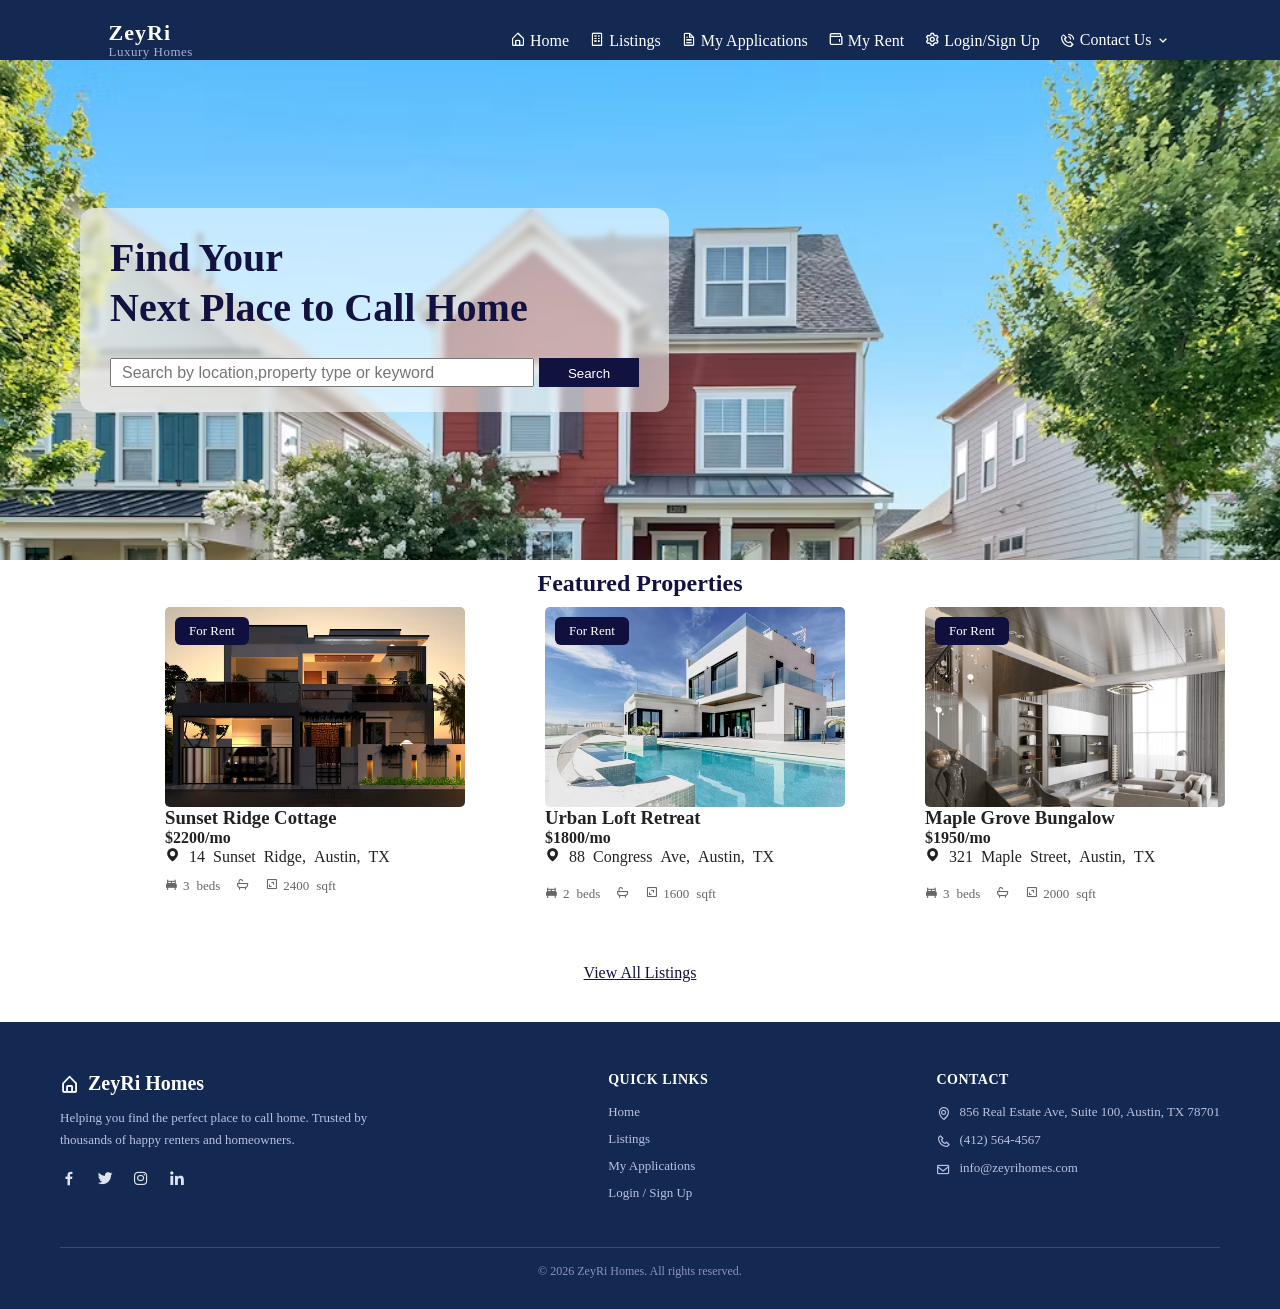
<file: RealEstateSite/RealEstPrjt.html>
<!DOCTYPE html>
<html lang="en">
<head>
    <meta charset="UTF-8">
    <meta name="viewport" content="width=device-width, initial-scale=1.0">
    <title>Document</title>
    <link rel="stylesheet" href="RealEstPrjt.css">
    <link href='https://unpkg.com/boxicons@2.1.4/css/boxicons.min.css' rel='stylesheet'> 
    
</head>
<body>

 <nav>
     <div class="logo">
        <span class="logo-main">ZeyRi</span> <span class="logo-sub">Luxury Homes</span>
     </div>

     
    <ul>
       <li>
         <a href="RealEstPrjt.html">
             <i class="bx bx-home-alt"></i>
             <span class="nav-item">Home</span>
         </a>
       </li> 
       <li>
         <a href="property.html">
             <i class="bx bx-building"></i>
             <span class="nav-item">Listings</span>
         </a>
       </li> 
       <li>
         <a href="myapplications.html">
             <i class="bx bx-file"></i>
             <span class="nav-item">My Applications</span>
         </a>
       </li> 
       <li>
         <a href="myrent.html">
             <i class="bx bx-wallet"></i>
             <span class="nav-item">My Rent</span>
         </a>
       </li> 
       <li>
         <a href="Login.html">
             <i class="bx bx-cog"></i>
             <span class="nav-item">Login/Sign Up</span>
         </a>
       </li> 
       <li class="dropdown">
         <a href="#" class="dropdown-toggle">
             <i class="bx bx-phone-call"></i>
             <span class="nav-item">Contact Us</span>
             <i class="bx bx-chevron-down dropdown-arrow"></i>
         </a>
         <ul class="dropdown-menu">
           <li><a href="https://wa.me/1XXXXXXXXXX" target="_blank"><i class="bx bxl-whatsapp"></i> WhatsApp <br>+1238055356567</a></li>
           <li><a href="https://twitter.com/yourhandle" target="_blank"><i class="bx bxl-twitter"></i> Twitter <br>@Beezer_T</a></li>
           <li><a href="https://instagram.com/yourhandle" target="_blank"><i class="bx bxl-instagram"></i> Instagram</a></li>
         </ul>
       </li> 
    </ul>
</nav>

<div class="hero-section">
  <div class="hero-text">
  <h1>
    Find Your <br>
     Next Place to Call Home
  </h1>
  <div class="search-bar">
<input type="text" placeholder="Search by location,property type or keyword">
<button>Search</button>
       </div>
     </div>
</div>

<h2>Featured Properties</h2>

    <div class="feature-div">

      <div>
          <div class="first-img">
            <p class="forsale-A">For Rent</p>
          </div>
      <div>
                <h3>Sunset Ridge Cottage</h3>
                <h4>$2200/mo</h4>
                <i class="bx bxs-map">
                14 Sunset Ridge, Austin, TX
                </i>
      </div>
             <div class="icon-A">
                <i class="bx bxs-bed">3 beds</i>
                <i class="bx bx-bath"></i>
                <i class="bx bx-area">2400 sqft</i>
             </div>
      </div>
      <div>
        <div class="img2">
          <p class="forsale-B">For Rent</p></div>
          <h3>Urban Loft Retreat</h3>
            <div>
                <h4>$1800/mo</h4>
                <i class="bx bxs-map">
                88 Congress Ave, Austin, TX
                </i>
          </div>
          <div class="icon-B">
                <i class="bx bxs-bed">2 beds</i>
                <i class="bx bx-bath"></i>
                <i class="bx bx-area">1600 sqft</i>
             </div>
          <div>
          </div>
      </div>
      <div>
        <div class="img3">
          <p class="forsale-C">For Rent</p></div>
          <div>
               <h3>Maple Grove Bungalow</h3>
                <h4>$1950/mo</h4>
                <i class="bx bxs-map">
                321 Maple Street, Austin, TX
                </i>
          </div>
          <div class="icon-C">
                <i class="bx bxs-bed">3 beds</i>
                <i class="bx bx-bath"></i>
                <i class="bx bx-area">2000 sqft</i>
            </div>
      </div>
    </div>
    <a href="property.html">
      <p class="Listing-btn">
        View All Listings
      </p>  
    </a>
    
<footer class="site-footer">
  <div class="footer-top">
    <div class="footer-brand">
      <h3 class="footer-logo"><i class='bx bx-home-alt'></i> ZeyRi Homes</h3>
      <p>Helping you find the perfect place to call home. Trusted by thousands of happy renters and homeowners.</p>
      <div class="footer-socials">
        <i class="bx bxl-facebook"></i>
        <i class="bx bxl-twitter"></i>
        <i class="bx bxl-instagram"></i>
        <i class="bx bxl-linkedin"></i>
      </div>
    </div>
    <div class="footer-col">
      <h4>Quick Links</h4>
      <a href="RealEstPrjt.html">Home</a>
      <a href="property.html">Listings</a>
      <a href="myapplications.html">My Applications</a>
      <a href="Login.html">Login / Sign Up</a>
    </div>
    <div class="footer-col">
      <h4>Contact</h4>
      <p><i class='bx bx-map'></i> 856 Real Estate Ave, Suite 100, Austin, TX 78701</p>
      <p><i class='bx bx-phone'></i> (412) 564-4567</p>
      <p><i class='bx bx-envelope'></i> info@zeyrihomes.com</p>
    </div>
  </div>
  <hr class="footer-divider">
  <p class="footer-bottom">&copy; 2026 ZeyRi Homes. All rights reserved.</p>
</footer>

</body>
<script src="RealEstPrjt.js"></script>
</html>
</file>
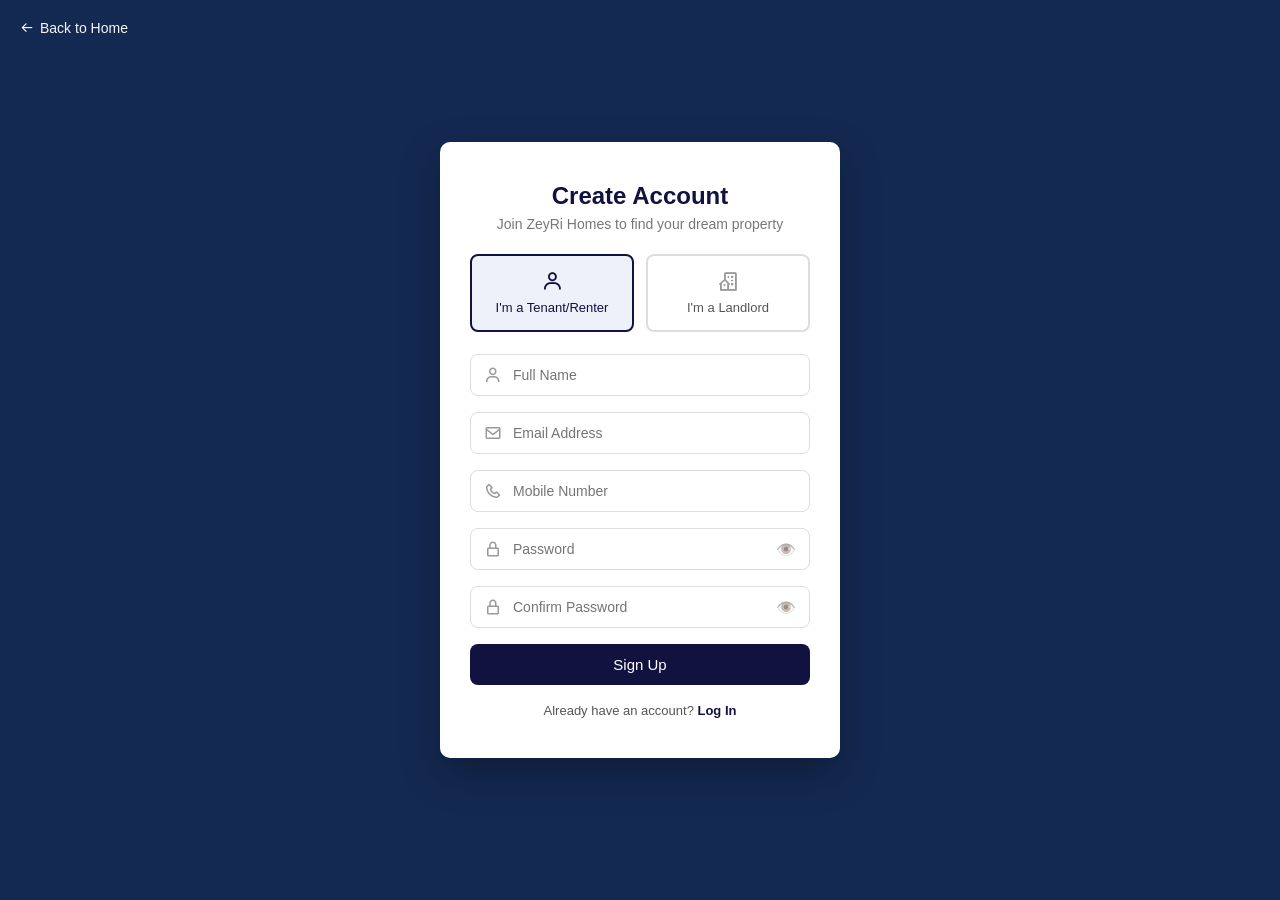
<file: RealEstateSite/SignUp.html>
<!DOCTYPE html>
<html lang="en">
<head>
<meta charset="UTF-8">
<meta name="viewport" content="width=device-width, initial-scale=1.0">
<title>Sign Up - ZeyRi Homes</title>
<link href='https://unpkg.com/boxicons@2.1.4/css/boxicons.min.css' rel='stylesheet'>
<style>
  *{ margin:0; padding:0; box-sizing:border-box; font-family:'Segoe UI', Arial, sans-serif; }
  body{
    min-height:100vh;
    display:flex;
    align-items:center;
    justify-content:center;
    background: hsl(220, 60%, 20%);
    padding: 30px 0;
  }
  .back-link{
    position:absolute;
    top:20px;
    left:20px;
    color:whitesmoke;
    text-decoration:none;
    font-size:14px;
    display:flex;
    align-items:center;
    gap:6px;
    transition: opacity 0.2s ease;
  }
  .back-link:hover{ opacity:0.7; }

  .auth-box{
    background:#fff;
    width:400px;
    max-width:90%;
    padding:40px 30px;
    border-radius:10px;
    box-shadow:0 15px 40px rgba(0,0,0,0.3);
    opacity:0;
    transform:translateY(20px);
    animation: fadeUp 0.5s ease forwards;
  }
  @keyframes fadeUp{
    from{ opacity:0; transform:translateY(20px); }
    to{ opacity:1; transform:translateY(0); }
  }
  .auth-box h2{
    text-align:center;
    color: rgb(18,18,65);
    margin-bottom:6px;
  }
  .auth-box p.subtitle{
    text-align:center;
    color:#777;
    font-size:14px;
    margin-bottom:22px;
  }

  /* Role selector */
  .role-select{
    display:flex;
    gap:12px;
    margin-bottom:22px;
  }
  .role-option{
    flex:1;
    border:2px solid #ddd;
    border-radius:8px;
    padding:14px 10px;
    text-align:center;
    cursor:pointer;
    transition: border-color 0.2s ease, background-color 0.2s ease;
  }
  .role-option i{ font-size:22px; color:#999; display:block; margin-bottom:6px; transition: color 0.2s ease; }
  .role-option span{ font-size:13px; color:#555; }
  .role-option.selected{
    border-color: rgb(18,18,65);
    background:#eef0fa;
  }
  .role-option.selected i,
  .role-option.selected span{ color: rgb(18,18,65); }

  .input-group{
    position:relative;
    margin-bottom:16px;
  }
  .input-group i{
    position:absolute;
    left:14px;
    top:50%;
    transform:translateY(-50%);
    color:#999;
    font-size:18px;
  }
  .input-group input{
    width:100%;
    padding:12px 12px 12px 42px;
    border:1px solid #ddd;
    border-radius:8px;
    font-size:14px;
    outline:none;
    transition: border-color 0.2s ease, box-shadow 0.2s ease;
  }
  .input-group input:focus{
    border-color: rgb(18,18,65);
    box-shadow: 0 0 0 3px rgba(18,18,65,0.12);
  }
  .input-group input[type="password"],
  .input-group input.password-field{
    padding-right: 42px;
  }
  .toggle-password{
    position:absolute;
    right:14px;
    top:50%;
    transform:translateY(-50%);
    font-size:16px;
    cursor:pointer;
    opacity:0.5;
    transition: opacity 0.2s ease;
  }
  .toggle-password:hover{ opacity:0.9; }
  .toggle-password.active{ opacity:1; }

  /* Landlord-only fields */
  #landlordFields{
    display:none;
    overflow:hidden;
    max-height:0;
    opacity:0;
    transition: max-height 0.3s ease, opacity 0.3s ease;
  }
  #landlordFields.visible{
    display:block;
    max-height:200px;
    opacity:1;
  }

  .error-msg{
    color:#e74c3c;
    font-size:12px;
    margin-top:-10px;
    margin-bottom:14px;
    display:none;
  }
  .success-msg{
    display:none;
    text-align:center;
    color: rgb(18,18,65);
    background:#e6ebfa;
    padding:10px;
    border-radius:8px;
    margin-bottom:16px;
    font-size:14px;
  }
  button.submit-btn{
    width:100%;
    padding:12px;
    background: rgb(18,18,65);
    color:#fff;
    border:none;
    border-radius:8px;
    font-size:15px;
    cursor:pointer;
    transition: background-color 0.25s ease, transform 0.15s ease;
  }
  button.submit-btn:hover{
    background: rgb(30,30,100);
    transform: scale(1.02);
  }
  button.submit-btn:active{ transform: scale(0.98); }

  .switch-link{
    text-align:center;
    margin-top:18px;
    font-size:13px;
    color:#555;
  }
  .switch-link a{
    color: rgb(18,18,65);
    font-weight:bold;
    text-decoration:none;
  }
  .switch-link a:hover{ text-decoration:underline; }

  /* ===== Mobile Responsiveness ===== */
  @media (max-width: 420px){
    .auth-box{ padding: 25px 20px; }
    .back-link{ top: 12px; left: 12px; font-size: 12px; }
    .role-select{ flex-direction: column; gap: 10px; }
  }
</style>
</head>
<body>

<a href="index.html" class="back-link"><i class='bx bx-arrow-back'></i> Back to Home</a>

<div class="auth-box">
  <h2>Create Account</h2>
  <p class="subtitle">Join ZeyRi Homes to find your dream property</p>

  <p class="success-msg" id="successMsg">Account created! Redirecting to login...</p>

  <form id="signupForm">

    <!-- Role selector -->
    <div class="role-select">
      <div class="role-option selected" id="tenantOption" data-role="tenant">
        <i class='bx bx-user'></i>
        <span>I'm a Tenant/Renter</span>
      </div>
      <div class="role-option" id="landlordOption" data-role="landlord">
        <i class='bx bx-building-house'></i>
        <span>I'm a Landlord</span>
      </div>
    </div>
    <input type="hidden" id="selectedRole" value="tenant">

    <div class="input-group">
      <i class='bx bx-user'></i>
      <input type="text" id="fullName" placeholder="Full Name" required>
    </div>

    <div class="input-group">
      <i class='bx bx-envelope'></i>
      <input type="email" id="email" placeholder="Email Address" required>
    </div>
    <p class="error-msg" id="emailError">This email is already registered.</p>

    <div class="input-group">
      <i class='bx bx-phone'></i>
      <input type="tel" id="phoneNumber" placeholder="Mobile Number" required>
    </div>

    <!-- Landlord-only fields -->
    <div id="landlordFields">
      <div class="input-group">
        <i class='bx bx-briefcase'></i>
        <input type="text" id="companyName" placeholder="Company / Business Name (optional)">
      </div>
      <div class="input-group">
        <i class='bx bx-home-alt'></i>
        <input type="number" id="numProperties" placeholder="Number of Properties You Manage">
      </div>
    </div>

    <div class="input-group">
      <i class='bx bx-lock-alt'></i>
      <input type="password" id="password" placeholder="Password" required minlength="6">
      <span class="toggle-password" data-target="password">👁️</span>
    </div>
    <p class="error-msg" id="passwordStrengthError">Must be 6+ characters, with 1 uppercase letter, 1 number, and 1 special character (e.g. @, !, #).</p>

    <div class="input-group">
      <i class='bx bx-lock-alt'></i>
      <input type="password" id="confirmPassword" placeholder="Confirm Password" required minlength="6">
      <span class="toggle-password" data-target="confirmPassword">👁️</span>
    </div>
    <p class="error-msg" id="passwordError">Passwords do not match.</p>

    <button type="submit" class="submit-btn">Sign Up</button>
  </form>

  <p class="switch-link">Already have an account? <a href="Login.html">Log In</a></p>
</div>

<script>
const tenantOption = document.getElementById('tenantOption');
const landlordOption = document.getElementById('landlordOption');
const selectedRoleInput = document.getElementById('selectedRole');
const landlordFields = document.getElementById('landlordFields');

function selectRole(role){
  selectedRoleInput.value = role;
  if (role === 'landlord') {
    landlordOption.classList.add('selected');
    tenantOption.classList.remove('selected');
    landlordFields.classList.add('visible');
  } else {
    tenantOption.classList.add('selected');
    landlordOption.classList.remove('selected');
    landlordFields.classList.remove('visible');
  }
}

tenantOption.addEventListener('click', () => selectRole('tenant'));
landlordOption.addEventListener('click', () => selectRole('landlord'));

// Show/hide password toggles
document.querySelectorAll('.toggle-password').forEach(icon => {
  icon.addEventListener('click', function(){
    const input = document.getElementById(this.dataset.target);
    const isHidden = input.type === 'password';
    input.type = isHidden ? 'text' : 'password';
    this.classList.toggle('active', isHidden);
  });
});

document.getElementById('signupForm').addEventListener('submit', function(e){
  e.preventDefault();

  const fullName = document.getElementById('fullName').value.trim();
  const email = document.getElementById('email').value.trim().toLowerCase();
  const phoneNumber = document.getElementById('phoneNumber').value.trim();
  const password = document.getElementById('password').value;
  const confirmPassword = document.getElementById('confirmPassword').value;
  const role = selectedRoleInput.value;

  const emailError = document.getElementById('emailError');
  const passwordError = document.getElementById('passwordError');
  const passwordStrengthError = document.getElementById('passwordStrengthError');
  const successMsg = document.getElementById('successMsg');
  emailError.style.display = 'none';
  passwordError.style.display = 'none';
  passwordStrengthError.style.display = 'none';

  const strongEnough = /^(?=.*[A-Z])(?=.*[0-9])(?=.*[!@#$%^&*()_\-+=]).{6,}$/.test(password);
  if (!strongEnough) {
    passwordStrengthError.style.display = 'block';
    return;
  }

  if (password !== confirmPassword) {
    passwordError.style.display = 'block';
    return;
  }

  let users = JSON.parse(localStorage.getItem('zeyriUsers')) || [];

  if (users.find(u => u.email === email)) {
    emailError.style.display = 'block';
    return;
  }

  const newUser = { fullName, email, phoneNumber, password, role };

  if (role === 'landlord') {
    newUser.companyName = document.getElementById('companyName').value.trim();
    newUser.numProperties = document.getElementById('numProperties').value;
  }

  users.push(newUser);
  localStorage.setItem('zeyriUsers', JSON.stringify(users));

  successMsg.style.display = 'block';
  document.getElementById('signupForm').reset();
  selectRole('tenant');

  setTimeout(() => { window.location.href = 'Login.html'; }, 1500);
});
</script>

</body>
</html>
</file>
<file: RealEstateSite/RealEstPrjt.css>
*{
    margin: 0px;
    padding: 0px;
}

.logo{
margin-right: 100px;
margin-top: 20px;
color: whitesmoke;
}
.logo-main{
    font-size: 22px;
    font-weight: bold;
    letter-spacing: 1px;
    color: #ffffff;
}
.logo-sub{
    font-size: 13px;
    color: #9fb0e0;
    letter-spacing: 0.5px;
    display: block;
    margin-top: -2px;
}

nav{
    align-items: center; 
    display: flex;
    justify-content: space-around;
   background-color: hsl(220, 60%, 20%);
   position: sticky;
   top: 0;
   z-index: 1000;
}
ul{
    display: flex;
    list-style-type: none;
    gap: 20px;
    margin-top: 20px;
}

li a{
    text-decoration: none;   
    color: white;
    transition: background-color 0.25s ease, transform 0.2s ease;
}
li a:hover{
    background-color: white;
    color: rgb(18, 18, 65);
    border-radius: 2px;
    padding: 8px 2px;
    transform: translateY(-2px);
}
.search-bar{
    display: flex;
}
.search-bar input{
    padding: 10px;
    font-size: 16px;
    width: 400px;
    height: 5px;
    transition: box-shadow 0.25s ease;
    /* margin: auto; */
}
.search-bar input:focus{
    outline: none;
    box-shadow: 0 0 0 3px rgba(18, 18, 65, 0.25);
}
.search-bar button{
    height:29px ;
    padding-bottom: 14px;
    padding-top: 8px;
    margin-left: 5px;
    width: 100px;
    color: white;
    background-color: rgb(18, 18, 65) ;
    transition: background-color 0.25s ease, transform 0.15s ease;
    cursor: pointer;
    border: none;
}
.search-bar button:hover{
    background-color: rgb(30, 30, 100);
    transform: scale(1.04);
}
.hero-section{
   background-image: url(images/image2.png);
   background-size: cover;
   height: 500px;
   margin-bottom: 10px;
   background-repeat: no-repeat;
   display: flex;
   align-items: center;
}
.hero-text{
    margin-left: 80px;
    padding: 25px 30px;
    font-size: 25px;
    color: rgb(18, 18, 65);
    opacity: 0;
    transform: translateY(20px);
    animation: fadeUp 0.8s ease forwards;
    background: rgba(255,255,255,0.55);
    backdrop-filter: blur(3px);
    border-radius: 14px;
    display: inline-block;
    max-width: 600px;
}
.hero-text h1{
    font-size: 40px;
    line-height: 1.25;
    margin-bottom: 25px;
}
h2{
    text-align: center;
    margin-bottom: 10px;
    color: rgb(18, 18, 65);
    
}
.feature-div{
    display: flex;
    flex-wrap: wrap;
    gap: 50px;
    margin-left: 150px;
    margin-bottom: 50px;
    /* justify-content: space-around;     */
}
.feature-div > div{
    transition: transform 0.3s ease, box-shadow 0.3s ease;
    border-radius: 8px;
    opacity: 0;
    transform: translateY(30px);
    padding: 0 15px 15px;
}
.feature-div > div.in-view{
    animation: fadeUp 0.6s ease forwards;
}
.feature-div > div:hover{
    transform: translateY(-8px);
    box-shadow: 0 12px 24px rgba(18, 18, 65, 0.18);
}

.Heading{
    text-align: center;
    color: rgb(18, 18, 65);
    margin-top: 30px;
    margin-bottom: 35px;
    font-size: 32px;
    letter-spacing: 0.5px;
    opacity: 0;
    transform: translateY(-15px);
    animation: fadeDown 0.6s ease forwards;
}

@keyframes fadeDown{
    from{ opacity: 0; transform: translateY(-15px); }
    to{ opacity: 1; transform: translateY(0); }
}
.first-img{
    background-image: url(images/image13.png);
    background-size: cover;
    height: 200px;
    width: 300px;
    color: white;
    border-radius: 5px;  
    transition: transform 0.4s ease;
}
.icon-A, .icon-B, .icon-C{
    margin-top: 12px;
    display: flex;
    align-items: center;
    gap: 16px;
    color: #666;
    font-size: 13px;
}
.icon-A i, .icon-B i, .icon-C i{
    display: inline-flex;
    align-items: center;
    gap: 5px;
    font-style: normal;
}
.img2{
    background-image: url(images/image14.png);
    background-size: cover;
    height: 200px;
    width: 300px;
    border-radius: 5px;
    transition: transform 0.4s ease;
}
.icon-B{
margin-top: 20px;
}
.img3{
    background-image: url(images/image15.png);
    background-size: cover;
    height: 200px;
    width: 300px;
    border-radius: 5px;
    transition: transform 0.4s ease;
}
.icon-C{
margin-top: 20px;
}
.feature-div > div:hover .first-img,
.feature-div > div:hover .img2,
.feature-div > div:hover .img3,
.feature-div > div:hover .img4,
.feature-div > div:hover .img5,
.feature-div > div:hover .img6,
.feature-div > div:hover .img7,
.feature-div > div:hover .img8,
.feature-div > div:hover .img9{
    transform: scale(1.03);
}
.img4{
    background-image: url(images/image2.png);
    background-size: cover;
    height: 200px;
    width: 300px;
    border-radius: 5px;
    transition: transform 0.4s ease;
}
.img5{
    background-image: url(images/image3.png);
    background-size: cover;
    height: 200px;
    width: 300px;
    border-radius: 5px;
    transition: transform 0.4s ease;
}
.img6{
    background-image: url(images/image8.png);
    background-size: cover;
    height: 200px;
    width: 300px;
    border-radius: 5px;
    transition: transform 0.4s ease;
}
.img7{
    background-image: url(images/image5.png);
    background-size: cover;
    height: 200px;
    width: 300px;
    border-radius: 5px;
    transition: transform 0.4s ease;
}
.img8{
    background-image: url(images/image6.png);
    background-size: cover;
    height: 200px;
    width: 300px;
    border-radius: 5px;
    transition: transform 0.4s ease;
}
.img9{
    background-image: url(images/image7.png);
    background-size: cover;
    height: 200px;
    width: 300px;
    border-radius: 5px;
    transition: transform 0.4s ease;
}

.forsale-A{
background-color: rgb(16, 16, 63);
color: white;
display: inline-block;
padding: 6px 14px;
margin-left: 10px;
position: relative;
top: 10px;
border-radius: 6px;
font-size: 13px;
line-height: normal;
}
.forsale-B{
background-color: rgb(16, 16, 63);
color: white;
display: inline-block;
padding: 6px 14px;
margin-left: 10px;
position: relative;
top: 10px;
border-radius: 6px;
font-size: 13px;
line-height: normal;
}
.forsale-C{
background-color: rgb(16, 16, 63);
color: white;
display: inline-block;
padding: 6px 14px;
margin-left: 10px;
position: relative;
top: 10px;
margin-bottom: 2px;
border-radius: 6px;
font-size: 13px;
line-height: normal;
}
.Listing-btn{
    /* color: white; */
    color: rgb(16, 16, 63);
    display: block;
    width: fit-content;
    margin: auto;
    margin-bottom: 15px;
    margin-top: 20px;
    transition: transform 0.2s ease, color 0.2s ease;
}
.Listing-btn:hover{
    transform: translateX(4px);
    color: rgb(30, 30, 100);
}
.site-footer{
    background: hsl(220, 60%, 20%);
    color: #dfe3f0;
    padding: 50px 60px 20px;
    margin-top: 40px;
}
.footer-top{
    display: flex;
    flex-wrap: wrap;
    gap: 60px;
    justify-content: space-between;
}
.footer-brand{
    max-width: 320px;
}
.footer-logo{
    color: #fff;
    font-size: 20px;
    margin-bottom: 12px;
    display: flex;
    align-items: center;
    gap: 8px;
}
.footer-brand p{
    font-size: 13px;
    line-height: 1.7;
    color: #b9c2e0;
    margin-bottom: 18px;
}
.footer-socials i{
    margin-right: 14px;
    font-size: 18px;
    cursor: pointer;
    transition: transform 0.2s ease, color 0.2s ease;
}
.footer-socials i:hover{
    transform: translateY(-3px) scale(1.15);
    color: #7ea2ff;
}
.footer-col h4{
    color: #fff;
    font-size: 14px;
    margin-bottom: 16px;
    letter-spacing: 0.5px;
    text-transform: uppercase;
}
.footer-col a{
    display: block;
    color: #b9c2e0;
    font-size: 13px;
    text-decoration: none;
    margin-bottom: 11px;
    transition: color 0.2s ease, padding-left 0.2s ease;
}
.footer-col a:hover{
    color: #fff;
    padding-left: 4px;
    background: none;
    transform: none;
}
.footer-col p{
    font-size: 13px;
    color: #b9c2e0;
    margin-bottom: 11px;
    display: flex;
    align-items: flex-start;
    gap: 8px;
}
.footer-col p i{ font-size: 15px; margin-top: 2px; }
.footer-divider{
    border: none;
    border-top: 1px solid rgba(255,255,255,0.15);
    margin: 35px 0 16px;
}
.footer-bottom{
    text-align: center;
    font-size: 12px;
    color: #8b93b8;
    padding-bottom: 10px;
    background: none;
}

@keyframes fadeUp{
    from{
        opacity: 0;
        transform: translateY(20px);
    }
    to{
        opacity: 1;
        transform: translateY(0);
    }
}

/* Contact Us dropdown */
li.dropdown{
    position: relative;
    margin-left: auto;
}
li.dropdown .dropdown-toggle{
    display: flex;
    align-items: center;
    gap: 4px;
}
.dropdown-arrow{
    font-size: 16px;
    transition: transform 0.2s ease;
}
li.dropdown:hover .dropdown-arrow{
    transform: rotate(180deg);
}
.dropdown-menu{
    display: none;
    position: absolute;
    top: 100%;
    right: 0;
    margin-top: 0;
    padding-left: 0;
    background: #fff;
    border-radius: 8px;
    box-shadow: 0 10px 25px rgba(0,0,0,0.15);
    list-style: none;
    min-width: 170px;
    padding: 8px 0;
    z-index: 100;
    opacity: 0;
    transform: translateY(-8px);
    transition: opacity 0.2s ease, transform 0.2s ease;
}
li.dropdown:hover .dropdown-menu{
    display: block;
    opacity: 1;
    transform: translateY(0);
}
.dropdown-menu li a{
    display: flex;
    align-items: center;
    gap: 10px;
    padding: 10px 16px;
    color: rgb(18,18,65);
    font-size: 14px;
    transition: background-color 0.2s ease;
}
.dropdown-menu li a:hover{
    background: #eef0fa;
    border-radius: 0;
    transform: none;
    color: rgb(18,18,65);
}
.dropdown-menu li a i{ font-size: 18px; }

/* ===== Mobile Responsiveness ===== */
@media (max-width: 768px){
    nav{
        flex-wrap: wrap;
        justify-content: center;
        padding: 10px 0;
    }
    .logo{
        margin-right: 0;
        margin-top: 10px;
        text-align: center;
    }
    ul{
        flex-wrap: wrap;
        justify-content: center;
        gap: 10px;
        margin-top: 10px;
        padding: 0 10px;
    }
    li.dropdown{
        margin-left: 0;
    }
    .search-bar{
        flex-direction: column;
        width: 100%;
        max-width: 320px;
        margin: 18px auto 0;
        padding: 0;
        background: #fff;
        border-radius: 10px;
        overflow: hidden;
        box-shadow: 0 6px 20px rgba(0,0,0,0.2);
    }
    .search-bar input{
        width: 100%;
        height: auto;
        padding: 12px 14px;
        font-size: 14px;
        border: none;
        box-shadow: none;
    }
    .search-bar input:focus{
        box-shadow: none;
    }
    .search-bar button{
        width: 100%;
        height: auto;
        padding: 12px;
        margin-left: 0;
        margin-top: 0;
        border-radius: 0;
    }
    .hero-section{
        height: auto;
        min-height: 420px;
        background-position: center;
        display: flex;
        align-items: center;
        padding: 30px 0 40px;
    }
    .hero-text{
        margin-left: 20px;
        margin-right: 20px;
        padding: 20px;
        font-size: 20px;
        width: calc(100% - 40px);
        max-width: 100%;
        display: block;
        box-sizing: border-box;
    }
    .hero-text h1{
        font-size: 24px;
        line-height: 1.3;
        margin-bottom: 15px;
    }
    .feature-div, .landlord-grid{
        margin-left: 0;
        padding: 0 24px;
        justify-content: center;
    }
    .feature-div > div, .landlord-card{
        width: 100%;
        max-width: 340px;
        margin-bottom: 10px;
    }
    .first-img, .img2, .img3, .img4, .img5, .img6, .img7, .img8, .img9{
        width: 100%;
    }
    .site-footer{
        padding: 30px 20px 15px;
    }
    .footer-top{
        gap: 30px;
    }
    .footer-brand{
        max-width: 100%;
    }
}

@media (max-width: 480px){
    .Heading{
        font-size: 22px;
    }
    .hero-text{
        font-size: 18px;
        padding-top: 30px;
    }
    ul{
        gap: 6px;
    }
    li a{
        font-size: 13px;
    }
}

/* ===== Hamburger Menu ===== */
.nav-toggle{
    display: none;
    color: white;
    font-size: 28px;
    cursor: pointer;
    line-height: 1;
}
.nav-top{
    display: contents;
}

@media (max-width: 768px){
    nav{
        flex-direction: row;
        align-items: center;
        padding: 15px 20px;
    }
    .nav-top{
        display: flex;
        justify-content: space-between;
        align-items: center;
        width: 100%;
    }
    .nav-toggle{
        display: block;
    }
    .logo{
        margin: 0;
        text-align: left;
    }
    ul{
        display: none;
        flex-direction: column;
        position: absolute;
        top: 100%;
        right: 15px;
        width: 220px;
        margin-top: 8px;
        gap: 0;
        padding: 8px 0;
        background: hsl(220, 60%, 16%);
        border-radius: 10px;
        box-shadow: 0 12px 30px rgba(0,0,0,0.35);
        z-index: 1000;
    }
    ul.show{
        display: flex;
    }
    li{
        width: 100%;
    }
    li a{
        display: flex;
        padding: 12px 16px;
        width: 100%;
        justify-content: flex-start;
    }
    li.dropdown{
        margin-left: 0;
        width: 100%;
    }
    .dropdown-menu{
        display: none;
        position: static;
        box-shadow: none;
        width: 100%;
        opacity: 1;
        transform: none;
        background: rgba(255,255,255,0.06);
    }
    li.dropdown:hover .dropdown-menu{
        display: none;
    }
    li.dropdown.open .dropdown-menu{
        display: block;
    }
    .dropdown-menu li a{
        color: white;
        justify-content: flex-start;
        padding-left: 30px;
    }
    .dropdown-menu li a:hover{
        background: rgba(255,255,255,0.12);
        color: white;
    }
    li.dropdown:hover .dropdown-arrow{
        transform: none;
    }
    li.dropdown.open .dropdown-arrow{
        transform: rotate(180deg);
    }
}

/* ===== Dark Mode ===== */
body{
    background-color: #ffffff;
    color: #222222;
    transition: background-color 0.3s ease, color 0.3s ease;
}
body.dark-mode{
    background-color: #14162b;
    color: #dfe3f0;
}
body.dark-mode .Heading,
body.dark-mode h2{
    color: #9fb0e0;
}
body.dark-mode .hero-text{
    background: rgba(20,22,43,0.65);
    color: #fff;
}
body.dark-mode .hero-text h1{
    color: #fff;
}
body.dark-mode .feature-div > div,
body.dark-mode .landlord-card{
    background: #1f2140;
}
body.dark-mode .feature-div > div h3,
body.dark-mode .feature-div > div h4,
body.dark-mode .landlord-card h3{
    color: #e4e6f0;
}
body.dark-mode .icon-A, body.dark-mode .icon-B, body.dark-mode .icon-C{
    color: #b9c2e0;
}
body.dark-mode .Listing-btn{
    color: #9fb0e0;
}
body.dark-mode .landlord-section-label{
    color: #9fb0e0;
}
body.dark-mode .search-bar{
    background: #1f2140;
}
body.dark-mode .search-bar input{
    background: #1f2140;
    color: #e4e6f0;
}
#themeToggle{
    display: flex;
    align-items: center;
    gap: 4px;
}
</file>
